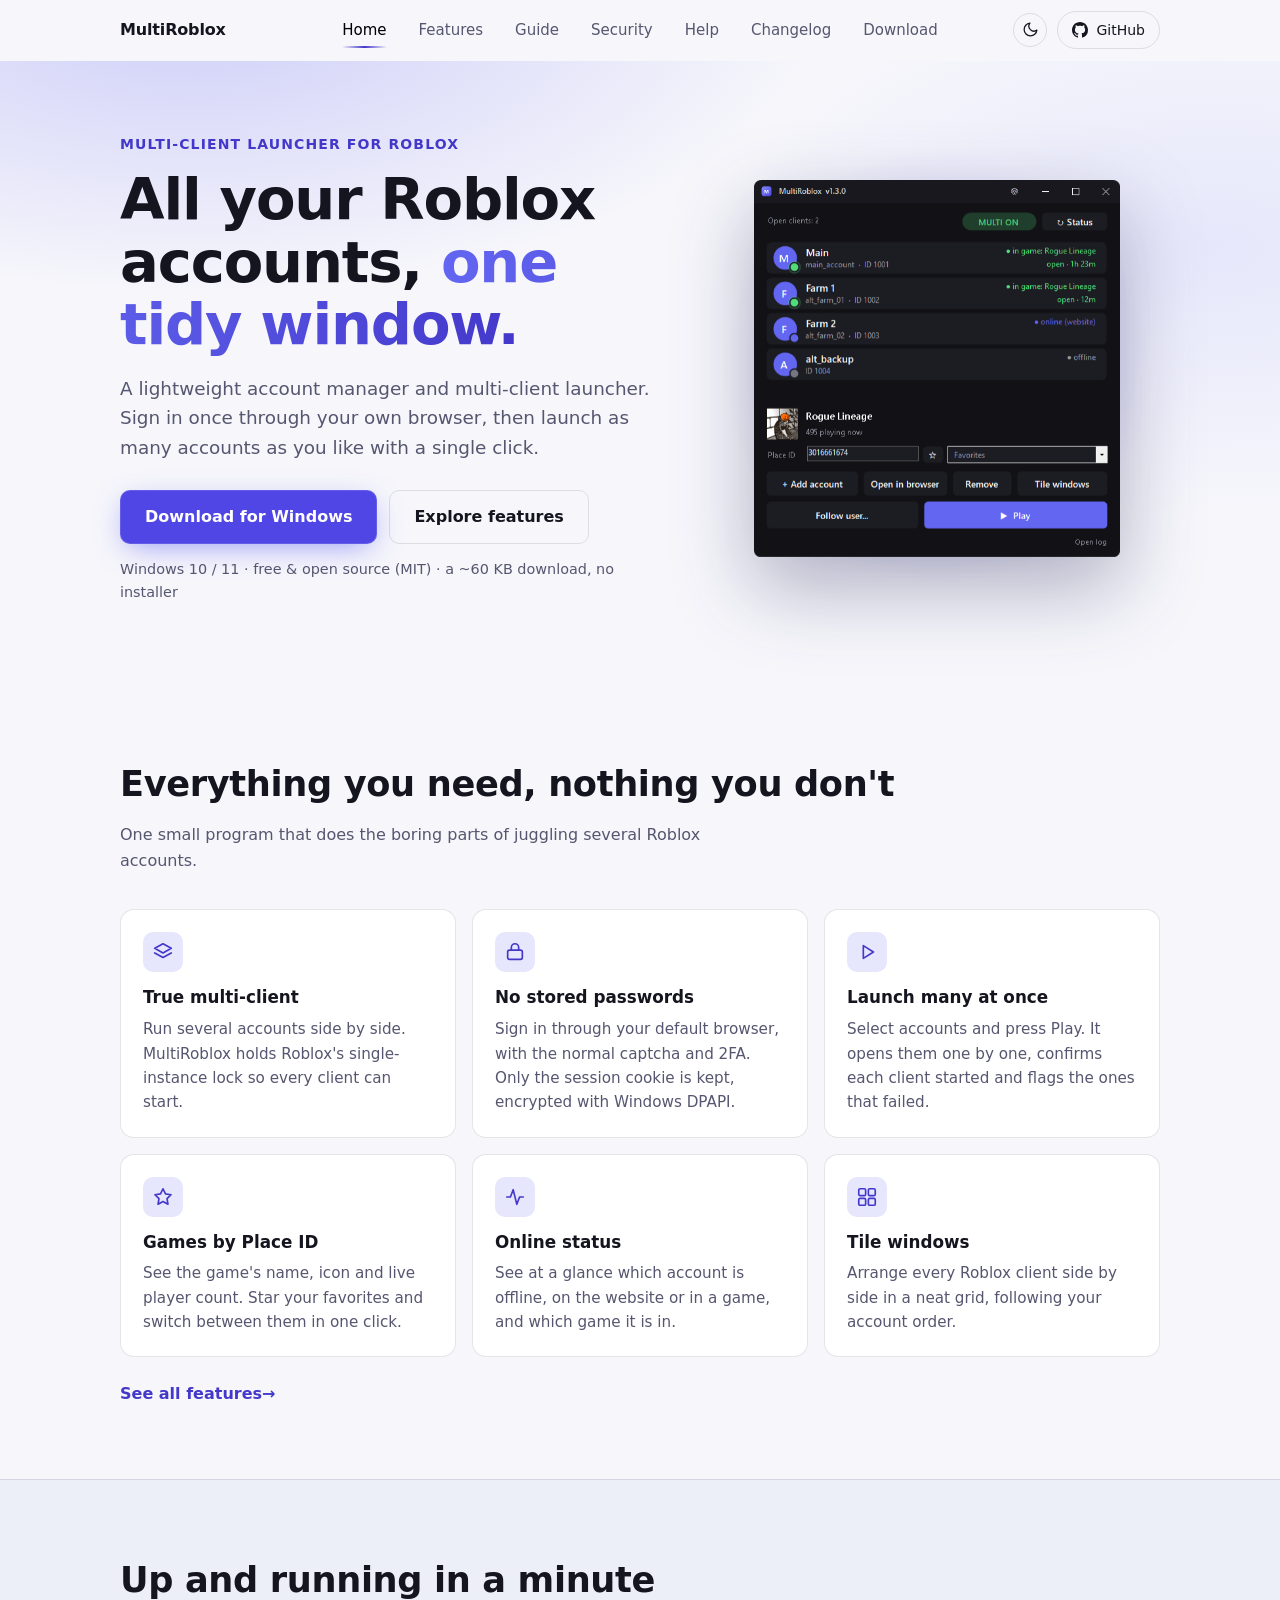
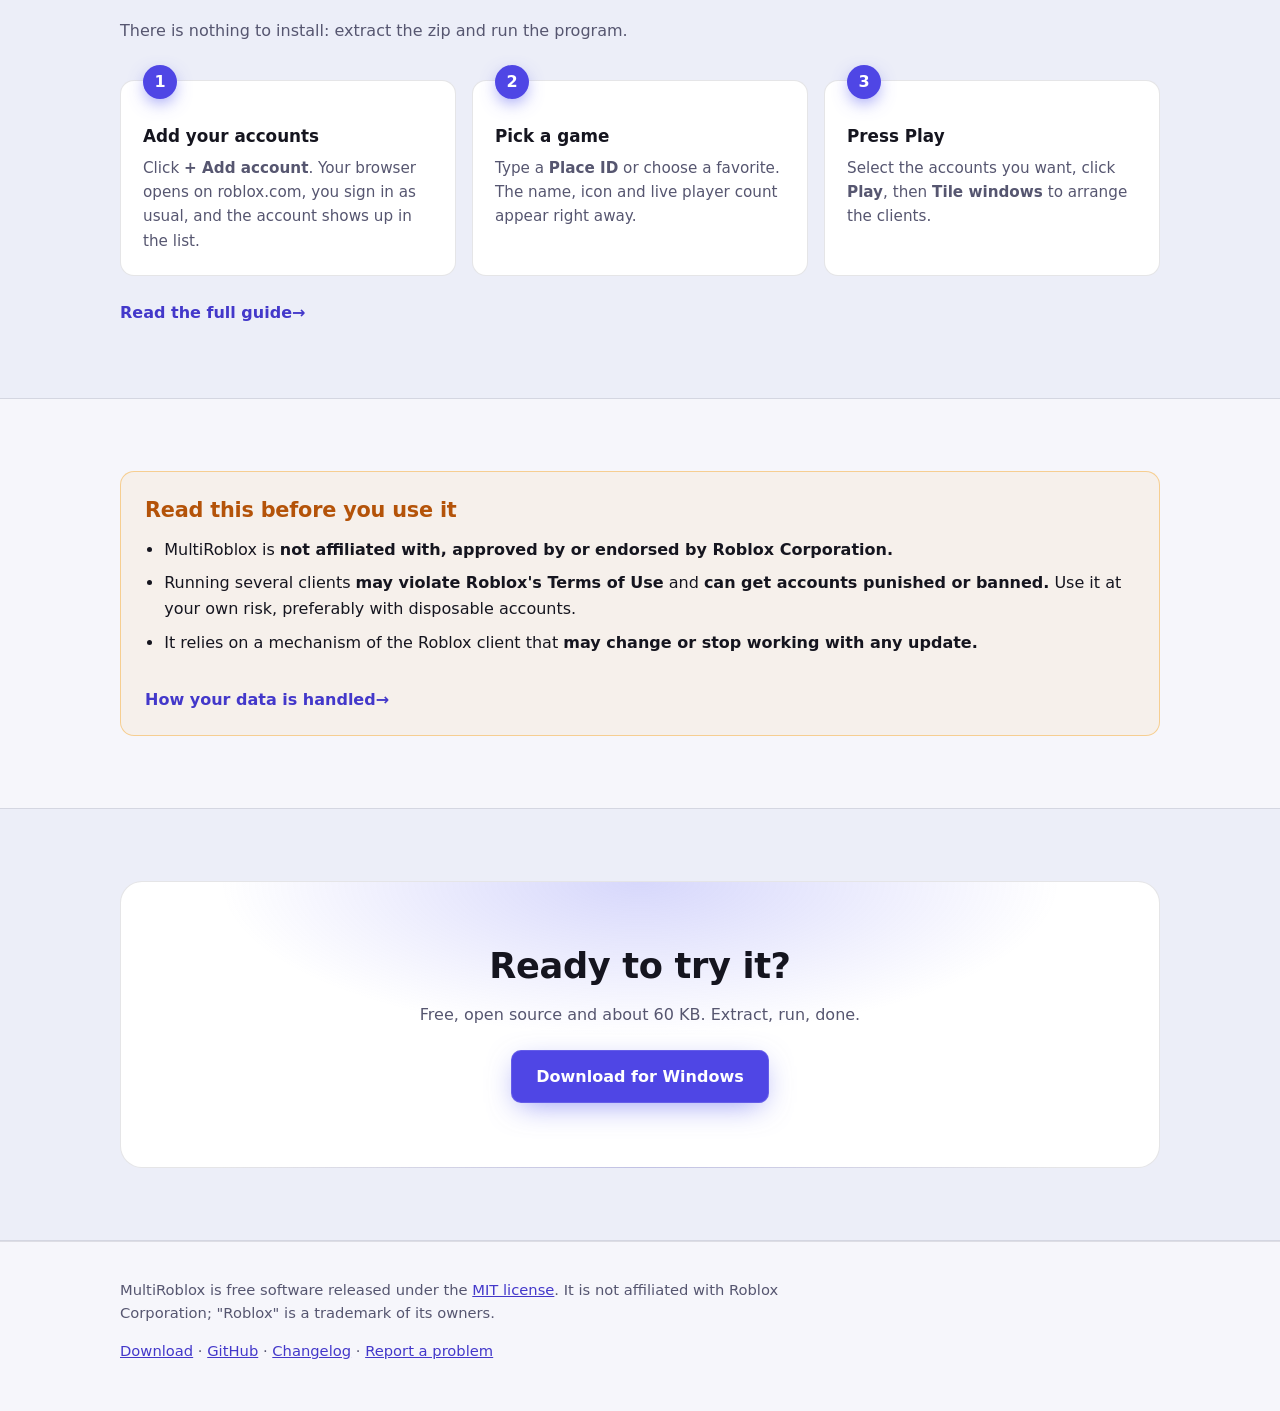
<file: docs/index.html>
<!doctype html>
<html lang="en">
<head>
<meta charset="utf-8">
<meta name="viewport" content="width=device-width, initial-scale=1">
<title>MultiRoblox - multi-client launcher and account manager for Roblox</title>
<meta name="description" content="A lightweight multi-client launcher and account manager for Roblox. Sign in through your default browser (no stored passwords), launch many accounts at once, tile windows, favorites and online status. Windows, free and open source.">
<meta name="theme-color" content="#0b0b10">
<link rel="icon" href="icon.png">
<link rel="canonical" href="https://blnkdev.github.io/MultiRoblox/">
<meta property="og:type" content="website">
<meta property="og:title" content="MultiRoblox">
<meta property="og:description" content="Lightweight multi-client launcher and account manager for Roblox. Free, open source, a ~60 KB download.">
<meta property="og:image" content="https://blnkdev.github.io/MultiRoblox/og.png">
<meta property="og:image:width" content="1200">
<meta property="og:image:height" content="630">
<meta property="og:image:alt" content="MultiRoblox: multi-client launcher and account manager for Roblox">
<meta property="og:url" content="https://blnkdev.github.io/MultiRoblox/">
<meta name="twitter:card" content="summary_large_image">
<meta name="twitter:image" content="https://blnkdev.github.io/MultiRoblox/og.png">
<link rel="stylesheet" href="style.css">
<script>(function(){var d=document.documentElement;d.classList.add('js');var t=null;try{t=localStorage.getItem('theme')}catch(e){}if(t!=='light'&&t!=='dark')t=window.matchMedia&&matchMedia('(prefers-color-scheme: light)').matches?'light':'dark';d.dataset.theme=t})()</script>
</head>

<body>
<header class="site-nav">
  <div class="nav-in">
    <a class="wordmark" href="index.html">MultiRoblox</a>
    <nav id="navlinks" class="links" aria-label="Main">
      <a href="index.html" aria-current="page">Home</a>
      <a href="features.html">Features</a>
      <a href="guide.html">Guide</a>
      <a href="security.html">Security</a>
      <a href="help.html">Help</a>
      <a href="changelog.html">Changelog</a>
      <a href="download.html">Download</a>
    </nav>
    <div class="nav-right">
      <button class="theme-btn" type="button" aria-label="Switch between light and dark theme" title="Switch theme"><svg class="sun" viewBox="0 0 24 24" aria-hidden="true"><circle cx="12" cy="12" r="4"/><path d="M12 2v2M12 20v2M4.93 4.93l1.41 1.41M17.66 17.66l1.41 1.41M2 12h2M20 12h2M4.93 19.07l1.41-1.41M17.66 6.34l1.41-1.41"/></svg><svg class="moon" viewBox="0 0 24 24" aria-hidden="true"><path d="M21 12.8A9 9 0 1 1 11.2 3a7 7 0 0 0 9.8 9.8Z"/></svg></button>
      <a class="gh" href="https://github.com/blnkDev/MultiRoblox"><svg viewBox="0 0 16 16" aria-hidden="true"><path d="M8 0C3.58 0 0 3.58 0 8c0 3.54 2.29 6.53 5.47 7.59.4.07.55-.17.55-.38 0-.19-.01-.82-.01-1.49-2.01.37-2.53-.49-2.69-.94-.09-.23-.48-.94-.82-1.13-.28-.15-.68-.52-.01-.53.63-.01 1.08.58 1.23.82.72 1.21 1.87.87 2.33.66.07-.52.28-.87.51-1.07-1.78-.2-3.64-.89-3.64-3.95 0-.87.31-1.59.82-2.15-.08-.2-.36-1.02.08-2.12 0 0 .67-.21 2.2.82.64-.18 1.32-.27 2-.27.68 0 1.36.09 2 .27 1.53-1.04 2.2-.82 2.2-.82.44 1.1.16 1.92.08 2.12.51.56.82 1.27.82 2.15 0 3.07-1.87 3.75-3.65 3.95.29.25.54.73.54 1.48 0 1.07-.01 1.93-.01 2.2 0 .21.15.46.55.38A8.013 8.013 0 0016 8c0-4.42-3.58-8-8-8z"/></svg><span class="gh-t">GitHub</span></a>
      <button class="menu-btn" type="button" aria-expanded="false" aria-controls="navlinks">Menu</button>
    </div>
  </div>
</header>

<main>
  <div class="hero">
    <div class="wrap">
      <div>
        <p class="eyebrow">Multi-client launcher for Roblox</p>
        <h1>All your Roblox accounts, <span>one tidy window.</span></h1>
        <p class="lead">A lightweight account manager and multi-client launcher. Sign in once through your own browser, then launch as many accounts as you like with a single click.</p>
        <div class="cta">
          <a class="btn" data-dl href="https://github.com/blnkDev/MultiRoblox/releases/latest">Download for Windows</a>
          <a class="btn ghost" href="features.html">Explore features</a>
        </div>
        <p class="fine" data-meta>Windows 10 / 11 &middot; free &amp; open source (MIT) &middot; a ~60 KB download, no installer</p>
      </div>
      <figure class="shot">
        <img src="site-shot.png" width="558" height="574" alt="MultiRoblox window showing four demo accounts with online status, the selected game and the Play button">
      </figure>
    </div>
  </div>

  <section>
    <div class="wrap">
      <h2>Everything you need, nothing you don't</h2>
      <p class="sub">One small program that does the boring parts of juggling several Roblox accounts.</p>
      <div class="grid">
        <div class="card"><div class="ico"><svg viewBox="0 0 24 24"><path d="M12 3 3 8l9 5 9-5-9-5Z"/><path d="m3 13 9 5 9-5"/></svg></div>
          <h3>True multi-client</h3><p>Run several accounts side by side. MultiRoblox holds Roblox's single-instance lock so every client can start.</p></div>
        <div class="card"><div class="ico"><svg viewBox="0 0 24 24"><rect x="4" y="10" width="16" height="10" rx="2"/><path d="M8 10V7a4 4 0 0 1 8 0v3"/></svg></div>
          <h3>No stored passwords</h3><p>Sign in through your default browser, with the normal captcha and 2FA. Only the session cookie is kept, encrypted with Windows DPAPI.</p></div>
        <div class="card"><div class="ico"><svg viewBox="0 0 24 24"><path d="m8 5 11 7-11 7V5Z"/></svg></div>
          <h3>Launch many at once</h3><p>Select accounts and press Play. It opens them one by one, confirms each client started and flags the ones that failed.</p></div>
        <div class="card"><div class="ico"><svg viewBox="0 0 24 24"><path d="m12 3 2.7 5.6 6.1.9-4.4 4.3 1 6.1L12 17l-5.4 2.9 1-6.1L3.2 9.5l6.1-.9L12 3Z"/></svg></div>
          <h3>Games by Place ID</h3><p>See the game's name, icon and live player count. Star your favorites and switch between them in one click.</p></div>
        <div class="card"><div class="ico"><svg viewBox="0 0 24 24"><path d="M3 12h4l3-8 4 16 3-8h4"/></svg></div>
          <h3>Online status</h3><p>See at a glance which account is offline, on the website or in a game, and which game it is in.</p></div>
        <div class="card"><div class="ico"><svg viewBox="0 0 24 24"><rect x="3" y="3" width="7.5" height="7.5" rx="1.5"/><rect x="13.5" y="3" width="7.5" height="7.5" rx="1.5"/><rect x="3" y="13.5" width="7.5" height="7.5" rx="1.5"/><rect x="13.5" y="13.5" width="7.5" height="7.5" rx="1.5"/></svg></div>
          <h3>Tile windows</h3><p>Arrange every Roblox client side by side in a neat grid, following your account order.</p></div>
      </div>
      <a class="more" href="features.html">See all features</a>
    </div>
  </section>

  <section class="alt">
    <div class="wrap">
      <h2>Up and running in a minute</h2>
      <p class="sub">There is nothing to install: extract the zip and run the program.</p>
      <div class="grid steps">
        <div class="card"><h3>Add your accounts</h3><p>Click <strong>+ Add account</strong>. Your browser opens on roblox.com, you sign in as usual, and the account shows up in the list.</p></div>
        <div class="card"><h3>Pick a game</h3><p>Type a <strong>Place ID</strong> or choose a favorite. The name, icon and live player count appear right away.</p></div>
        <div class="card"><h3>Press Play</h3><p>Select the accounts you want, click <strong>Play</strong>, then <strong>Tile windows</strong> to arrange the clients.</p></div>
      </div>
      <a class="more" href="guide.html">Read the full guide</a>
    </div>
  </section>

  <section>
    <div class="wrap">
      <div class="notice">
        <h2>Read this before you use it</h2>
        <ul>
          <li>MultiRoblox is <strong>not affiliated with, approved by or endorsed by Roblox Corporation.</strong></li>
          <li>Running several clients <strong>may violate Roblox's Terms of Use</strong> and <strong>can get accounts punished or banned.</strong> Use it at your own risk, preferably with disposable accounts.</li>
          <li>It relies on a mechanism of the Roblox client that <strong>may change or stop working with any update.</strong></li>
        </ul>
        <a class="more" href="security.html">How your data is handled</a>
      </div>
    </div>
  </section>

  <section class="alt">
    <div class="wrap">
      <div class="cta-band">
        <h2>Ready to try it?</h2>
        <p>Free, open source and about 60 KB. Extract, run, done.</p>
        <a class="btn" data-dl href="https://github.com/blnkDev/MultiRoblox/releases/latest">Download for Windows</a>
      </div>
    </div>
  </section>
</main>

<footer>
  <div class="wrap">
    <p>MultiRoblox is free software released under the <a href="https://github.com/blnkDev/MultiRoblox/blob/main/LICENSE">MIT license</a>. It is not affiliated with Roblox Corporation; "Roblox" is a trademark of its owners.</p>
    <p><a href="download.html">Download</a> &middot; <a href="https://github.com/blnkDev/MultiRoblox">GitHub</a> &middot; <a href="changelog.html">Changelog</a> &middot; <a href="https://github.com/blnkDev/MultiRoblox/issues">Report a problem</a></p>
  </div>
</footer>
<script src="site.js" defer></script>
</body>
</html>
</file>
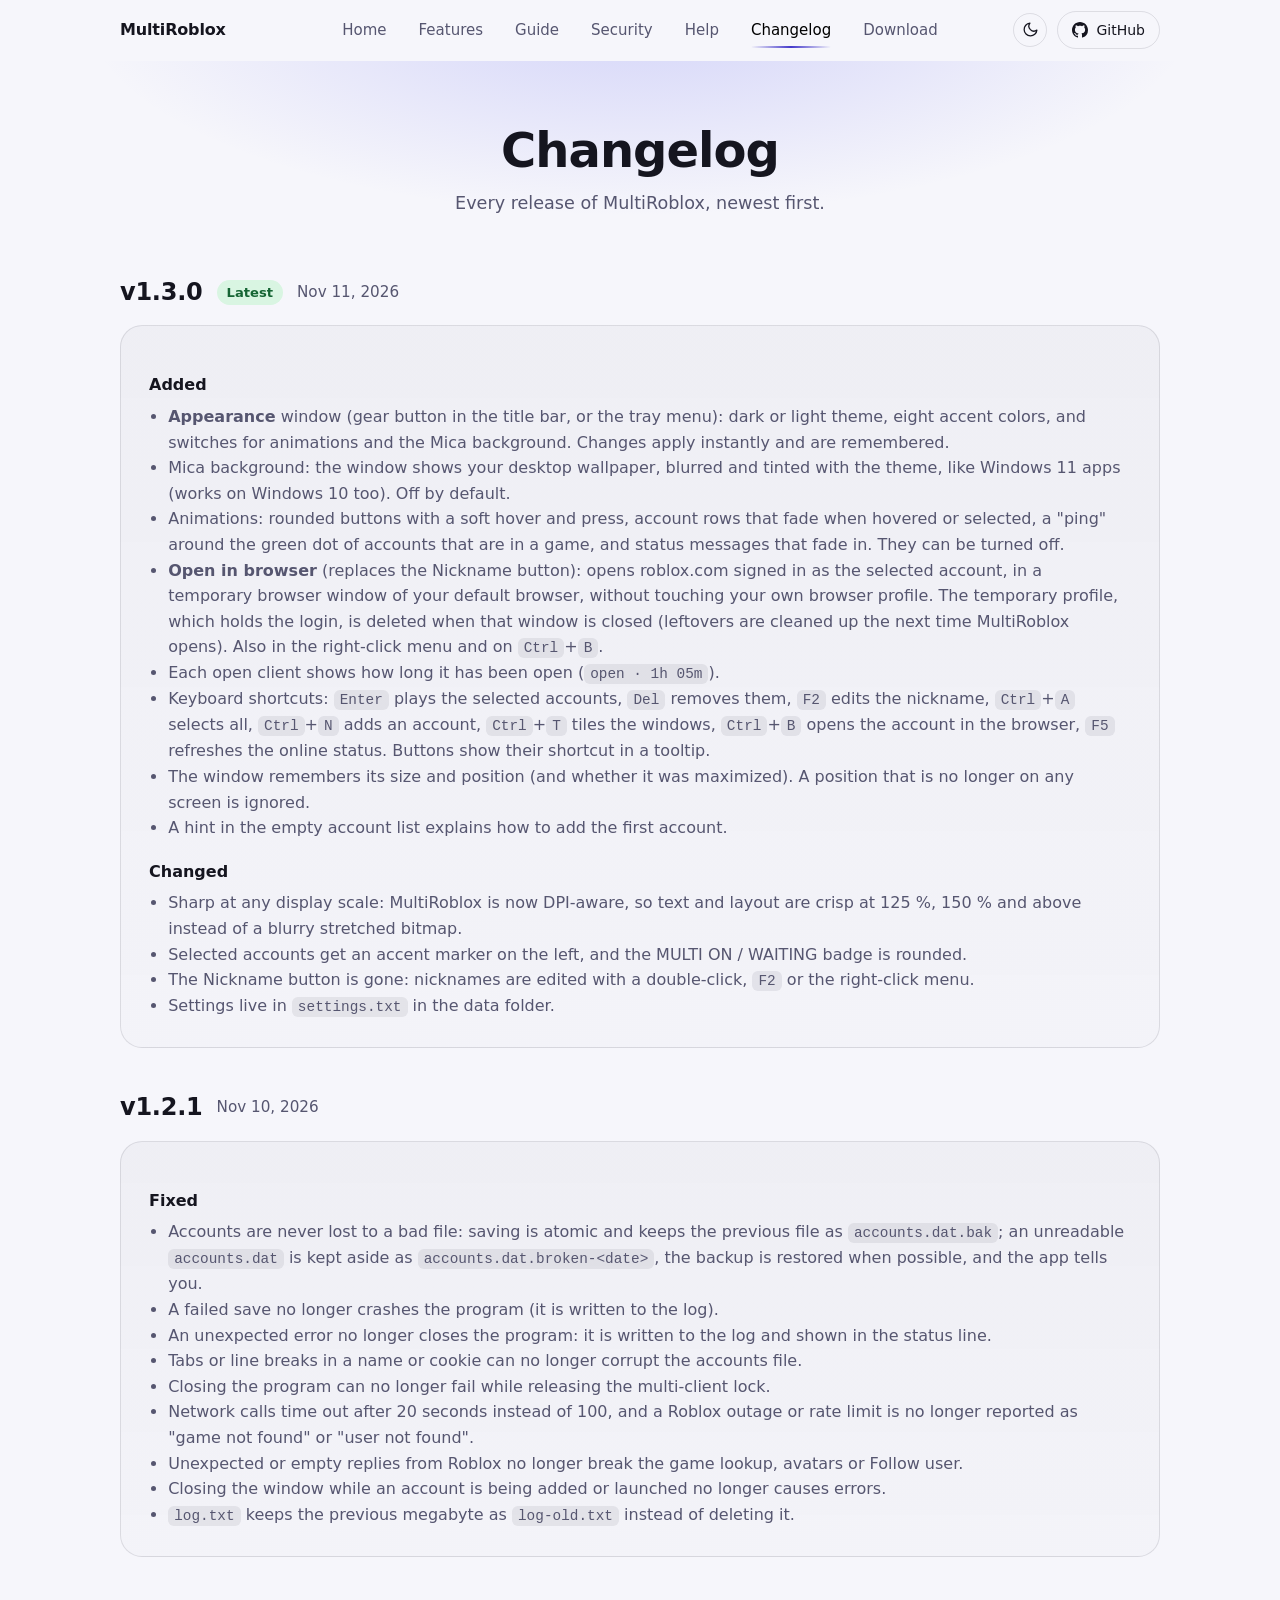
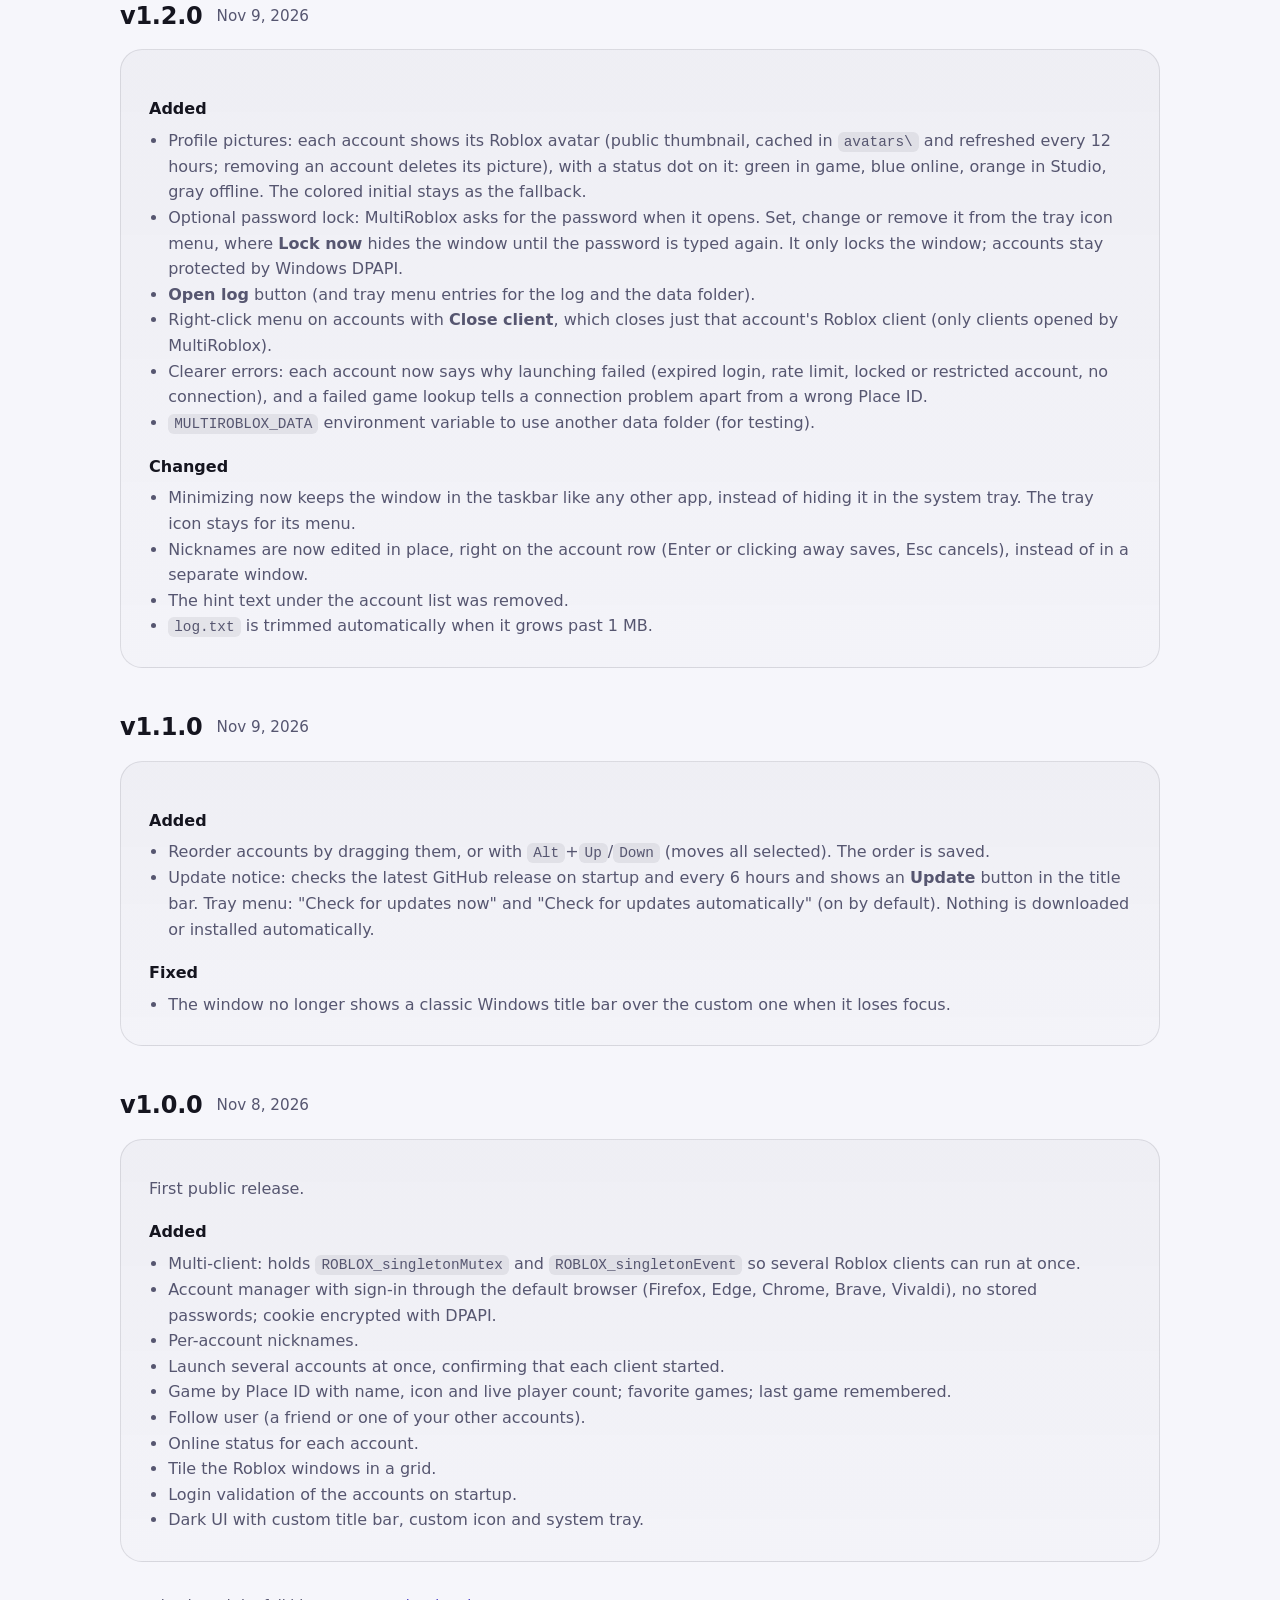
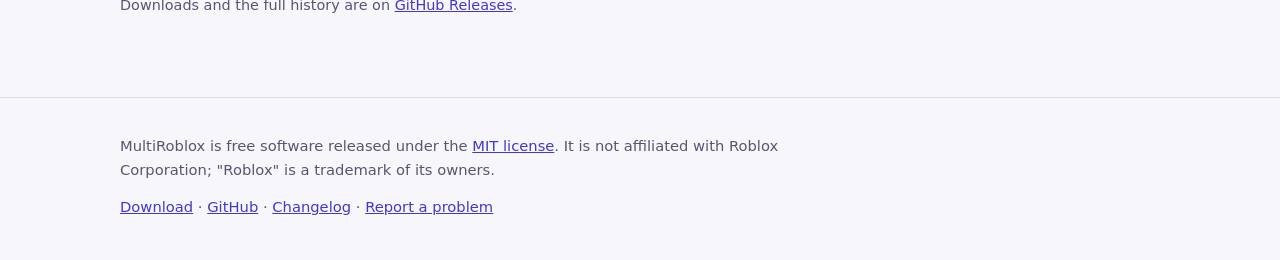
<file: docs/changelog.html>
<!doctype html>
<html lang="en">
<head>
<meta charset="utf-8">
<meta name="viewport" content="width=device-width, initial-scale=1">
<title>Changelog - MultiRoblox</title>
<meta name="description" content="Every MultiRoblox release, newest first: what was added, changed and fixed.">
<meta name="theme-color" content="#0b0b10">
<link rel="icon" href="icon.png">
<link rel="canonical" href="https://blnkdev.github.io/MultiRoblox/changelog.html">
<meta property="og:title" content="Changelog">
<meta property="og:image" content="https://blnkdev.github.io/MultiRoblox/og.png">
<meta property="og:image:width" content="1200">
<meta property="og:image:height" content="630">
<meta property="og:image:alt" content="MultiRoblox: multi-client launcher and account manager for Roblox">
<meta name="twitter:card" content="summary_large_image">
<meta name="twitter:image" content="https://blnkdev.github.io/MultiRoblox/og.png">
<link rel="stylesheet" href="style.css">
<script>(function(){var d=document.documentElement;d.classList.add('js');var t=null;try{t=localStorage.getItem('theme')}catch(e){}if(t!=='light'&&t!=='dark')t=window.matchMedia&&matchMedia('(prefers-color-scheme: light)').matches?'light':'dark';d.dataset.theme=t})()</script>
</head>

<body>
<header class="site-nav">
  <div class="nav-in">
    <a class="wordmark" href="index.html">MultiRoblox</a>
    <nav id="navlinks" class="links" aria-label="Main">
      <a href="index.html">Home</a>
      <a href="features.html">Features</a>
      <a href="guide.html">Guide</a>
      <a href="security.html">Security</a>
      <a href="help.html">Help</a>
      <a href="changelog.html" aria-current="page">Changelog</a>
      <a href="download.html">Download</a>
    </nav>
    <div class="nav-right">
      <button class="theme-btn" type="button" aria-label="Switch between light and dark theme" title="Switch theme"><svg class="sun" viewBox="0 0 24 24" aria-hidden="true"><circle cx="12" cy="12" r="4"/><path d="M12 2v2M12 20v2M4.93 4.93l1.41 1.41M17.66 17.66l1.41 1.41M2 12h2M20 12h2M4.93 19.07l1.41-1.41M17.66 6.34l1.41-1.41"/></svg><svg class="moon" viewBox="0 0 24 24" aria-hidden="true"><path d="M21 12.8A9 9 0 1 1 11.2 3a7 7 0 0 0 9.8 9.8Z"/></svg></button>
      <a class="gh" href="https://github.com/blnkDev/MultiRoblox"><svg viewBox="0 0 16 16" aria-hidden="true"><path d="M8 0C3.58 0 0 3.58 0 8c0 3.54 2.29 6.53 5.47 7.59.4.07.55-.17.55-.38 0-.19-.01-.82-.01-1.49-2.01.37-2.53-.49-2.69-.94-.09-.23-.48-.94-.82-1.13-.28-.15-.68-.52-.01-.53.63-.01 1.08.58 1.23.82.72 1.21 1.87.87 2.33.66.07-.52.28-.87.51-1.07-1.78-.2-3.64-.89-3.64-3.95 0-.87.31-1.59.82-2.15-.08-.2-.36-1.02.08-2.12 0 0 .67-.21 2.2.82.64-.18 1.32-.27 2-.27.68 0 1.36.09 2 .27 1.53-1.04 2.2-.82 2.2-.82.44 1.1.16 1.92.08 2.12.51.56.82 1.27.82 2.15 0 3.07-1.87 3.75-3.65 3.95.29.25.54.73.54 1.48 0 1.07-.01 1.93-.01 2.2 0 .21.15.46.55.38A8.013 8.013 0 0016 8c0-4.42-3.58-8-8-8z"/></svg><span class="gh-t">GitHub</span></a>
      <button class="menu-btn" type="button" aria-expanded="false" aria-controls="navlinks">Menu</button>
    </div>
  </div>
</header>

<main>
  <div class="page-head">
    <div class="wrap">
      <h1>Changelog</h1>
      <p>Every release of MultiRoblox, newest first.</p>
    </div>
  </div>

  <div class="page-body">
    <div class="wrap">
      <div data-releases>
    <div class="release">
      <div class="release-head"><h2>v1.3.0</h2><span class="chip on">Latest</span><span class="release-date">Nov 11, 2026</span></div>
      <div class="panel notes">
        <h4>Added</h4>
        <ul>
          <li><strong>Appearance</strong> window (gear button in the title bar, or the tray menu): dark or light theme, eight accent colors, and switches for animations and the Mica background. Changes apply instantly and are remembered.</li>
          <li>Mica background: the window shows your desktop wallpaper, blurred and tinted with the theme, like Windows 11 apps (works on Windows 10 too). Off by default.</li>
          <li>Animations: rounded buttons with a soft hover and press, account rows that fade when hovered or selected, a "ping" around the green dot of accounts that are in a game, and status messages that fade in. They can be turned off.</li>
          <li><strong>Open in browser</strong> (replaces the Nickname button): opens roblox.com signed in as the selected account, in a temporary browser window of your default browser, without touching your own browser profile. The temporary profile, which holds the login, is deleted when that window is closed (leftovers are cleaned up the next time MultiRoblox opens). Also in the right-click menu and on <code>Ctrl</code>+<code>B</code>.</li>
          <li>Each open client shows how long it has been open (<code>open &middot; 1h 05m</code>).</li>
          <li>Keyboard shortcuts: <code>Enter</code> plays the selected accounts, <code>Del</code> removes them, <code>F2</code> edits the nickname, <code>Ctrl</code>+<code>A</code> selects all, <code>Ctrl</code>+<code>N</code> adds an account, <code>Ctrl</code>+<code>T</code> tiles the windows, <code>Ctrl</code>+<code>B</code> opens the account in the browser, <code>F5</code> refreshes the online status. Buttons show their shortcut in a tooltip.</li>
          <li>The window remembers its size and position (and whether it was maximized). A position that is no longer on any screen is ignored.</li>
          <li>A hint in the empty account list explains how to add the first account.</li>
        </ul>
        <h4>Changed</h4>
        <ul>
          <li>Sharp at any display scale: MultiRoblox is now DPI-aware, so text and layout are crisp at 125 %, 150 % and above instead of a blurry stretched bitmap.</li>
          <li>Selected accounts get an accent marker on the left, and the MULTI ON / WAITING badge is rounded.</li>
          <li>The Nickname button is gone: nicknames are edited with a double-click, <code>F2</code> or the right-click menu.</li>
          <li>Settings live in <code>settings.txt</code> in the data folder.</li>
        </ul>
      </div>
    </div>
    <div class="release">
      <div class="release-head"><h2>v1.2.1</h2><span class="release-date">Nov 10, 2026</span></div>
      <div class="panel notes">
        <h4>Fixed</h4>
        <ul>
          <li>Accounts are never lost to a bad file: saving is atomic and keeps the previous file as <code>accounts.dat.bak</code>; an unreadable <code>accounts.dat</code> is kept aside as <code>accounts.dat.broken-&lt;date&gt;</code>, the backup is restored when possible, and the app tells you.</li>
          <li>A failed save no longer crashes the program (it is written to the log).</li>
          <li>An unexpected error no longer closes the program: it is written to the log and shown in the status line.</li>
          <li>Tabs or line breaks in a name or cookie can no longer corrupt the accounts file.</li>
          <li>Closing the program can no longer fail while releasing the multi-client lock.</li>
          <li>Network calls time out after 20 seconds instead of 100, and a Roblox outage or rate limit is no longer reported as "game not found" or "user not found".</li>
          <li>Unexpected or empty replies from Roblox no longer break the game lookup, avatars or Follow user.</li>
          <li>Closing the window while an account is being added or launched no longer causes errors.</li>
          <li><code>log.txt</code> keeps the previous megabyte as <code>log-old.txt</code> instead of deleting it.</li>
        </ul>
      </div>
    </div>
    <div class="release">
      <div class="release-head"><h2>v1.2.0</h2><span class="release-date">Nov 9, 2026</span></div>
      <div class="panel notes">
        <h4>Added</h4>
        <ul>
          <li>Profile pictures: each account shows its Roblox avatar (public thumbnail, cached in <code>avatars\</code> and refreshed every 12 hours; removing an account deletes its picture), with a status dot on it: green in game, blue online, orange in Studio, gray offline. The colored initial stays as the fallback.</li>
          <li>Optional password lock: MultiRoblox asks for the password when it opens. Set, change or remove it from the tray icon menu, where <strong>Lock now</strong> hides the window until the password is typed again. It only locks the window; accounts stay protected by Windows DPAPI.</li>
          <li><strong>Open log</strong> button (and tray menu entries for the log and the data folder).</li>
          <li>Right-click menu on accounts with <strong>Close client</strong>, which closes just that account's Roblox client (only clients opened by MultiRoblox).</li>
          <li>Clearer errors: each account now says why launching failed (expired login, rate limit, locked or restricted account, no connection), and a failed game lookup tells a connection problem apart from a wrong Place ID.</li>
          <li><code>MULTIROBLOX_DATA</code> environment variable to use another data folder (for testing).</li>
        </ul>
        <h4>Changed</h4>
        <ul>
          <li>Minimizing now keeps the window in the taskbar like any other app, instead of hiding it in the system tray. The tray icon stays for its menu.</li>
          <li>Nicknames are now edited in place, right on the account row (Enter or clicking away saves, Esc cancels), instead of in a separate window.</li>
          <li>The hint text under the account list was removed.</li>
          <li><code>log.txt</code> is trimmed automatically when it grows past 1 MB.</li>
        </ul>
      </div>
    </div>    <div class="release">
      <div class="release-head"><h2>v1.1.0</h2><span class="release-date">Nov 9, 2026</span></div>
      <div class="panel notes">
        <h4>Added</h4>
        <ul>
          <li>Reorder accounts by dragging them, or with <code>Alt</code>+<code>Up</code>/<code>Down</code> (moves all selected). The order is saved.</li>
          <li>Update notice: checks the latest GitHub release on startup and every 6 hours and shows an <strong>Update</strong> button in the title bar. Tray menu: "Check for updates now" and "Check for updates automatically" (on by default). Nothing is downloaded or installed automatically.</li>
        </ul>
        <h4>Fixed</h4>
        <ul>
          <li>The window no longer shows a classic Windows title bar over the custom one when it loses focus.</li>
        </ul>
      </div>
    </div>
    <div class="release">
      <div class="release-head"><h2>v1.0.0</h2><span class="release-date">Nov 8, 2026</span></div>
      <div class="panel notes">
        <p>First public release.</p>
        <h4>Added</h4>
        <ul>
          <li>Multi-client: holds <code>ROBLOX_singletonMutex</code> and <code>ROBLOX_singletonEvent</code> so several Roblox clients can run at once.</li>
          <li>Account manager with sign-in through the default browser (Firefox, Edge, Chrome, Brave, Vivaldi), no stored passwords; cookie encrypted with DPAPI.</li>
          <li>Per-account nicknames.</li>
          <li>Launch several accounts at once, confirming that each client started.</li>
          <li>Game by Place ID with name, icon and live player count; favorite games; last game remembered.</li>
          <li>Follow user (a friend or one of your other accounts).</li>
          <li>Online status for each account.</li>
          <li>Tile the Roblox windows in a grid.</li>
          <li>Login validation of the accounts on startup.</li>
          <li>Dark UI with custom title bar, custom icon and system tray.</li>
        </ul>
      </div>
    </div>
      </div>
      <p class="fine" style="margin-top:32px">Downloads and the full history are on <a href="https://github.com/blnkDev/MultiRoblox/releases">GitHub Releases</a>.</p>
    </div>
  </div>
</main>

<footer>
  <div class="wrap">
    <p>MultiRoblox is free software released under the <a href="https://github.com/blnkDev/MultiRoblox/blob/main/LICENSE">MIT license</a>. It is not affiliated with Roblox Corporation; "Roblox" is a trademark of its owners.</p>
    <p><a href="download.html">Download</a> &middot; <a href="https://github.com/blnkDev/MultiRoblox">GitHub</a> &middot; <a href="changelog.html">Changelog</a> &middot; <a href="https://github.com/blnkDev/MultiRoblox/issues">Report a problem</a></p>
  </div>
</footer>
<script src="site.js" defer></script>
</body>
</html>
</file>
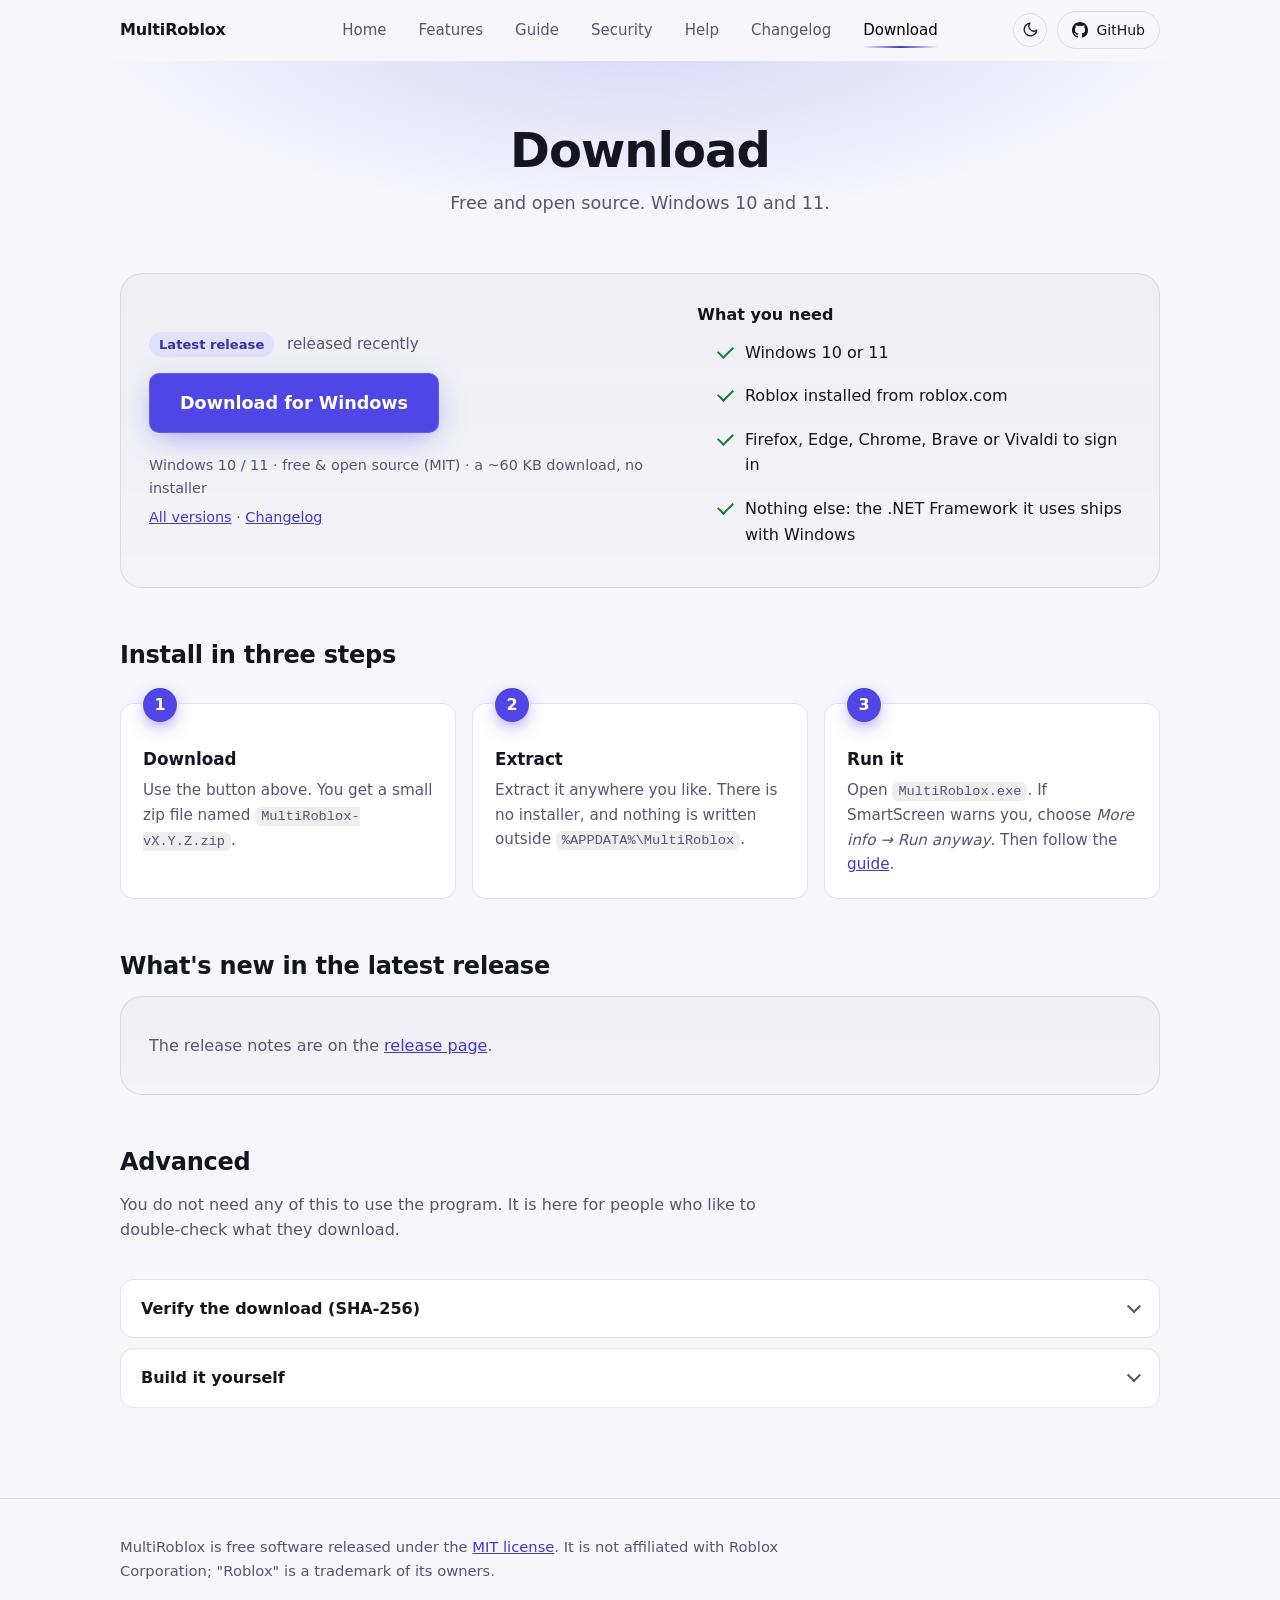
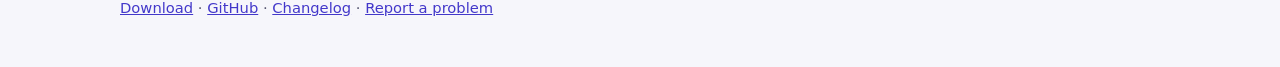
<file: docs/download.html>
<!doctype html>
<html lang="en">
<head>
<meta charset="utf-8">
<meta name="viewport" content="width=device-width, initial-scale=1">
<title>Download - MultiRoblox</title>
<meta name="description" content="Download MultiRoblox for Windows: free, open source, about 60 KB, no installer. Requirements, install steps and release notes.">
<meta name="theme-color" content="#0b0b10">
<link rel="icon" href="icon.png">
<link rel="canonical" href="https://blnkdev.github.io/MultiRoblox/download.html">
<meta property="og:title" content="Download MultiRoblox">
<meta property="og:image" content="https://blnkdev.github.io/MultiRoblox/og.png">
<meta property="og:image:width" content="1200">
<meta property="og:image:height" content="630">
<meta property="og:image:alt" content="MultiRoblox: multi-client launcher and account manager for Roblox">
<meta name="twitter:card" content="summary_large_image">
<meta name="twitter:image" content="https://blnkdev.github.io/MultiRoblox/og.png">
<link rel="stylesheet" href="style.css">
<script>(function(){var d=document.documentElement;d.classList.add('js');var t=null;try{t=localStorage.getItem('theme')}catch(e){}if(t!=='light'&&t!=='dark')t=window.matchMedia&&matchMedia('(prefers-color-scheme: light)').matches?'light':'dark';d.dataset.theme=t})()</script>
</head>

<body>
<header class="site-nav">
  <div class="nav-in">
    <a class="wordmark" href="index.html">MultiRoblox</a>
    <nav id="navlinks" class="links" aria-label="Main">
      <a href="index.html">Home</a>
      <a href="features.html">Features</a>
      <a href="guide.html">Guide</a>
      <a href="security.html">Security</a>
      <a href="help.html">Help</a>
      <a href="changelog.html">Changelog</a>
      <a href="download.html" aria-current="page">Download</a>
    </nav>
    <div class="nav-right">
      <button class="theme-btn" type="button" aria-label="Switch between light and dark theme" title="Switch theme"><svg class="sun" viewBox="0 0 24 24" aria-hidden="true"><circle cx="12" cy="12" r="4"/><path d="M12 2v2M12 20v2M4.93 4.93l1.41 1.41M17.66 17.66l1.41 1.41M2 12h2M20 12h2M4.93 19.07l1.41-1.41M17.66 6.34l1.41-1.41"/></svg><svg class="moon" viewBox="0 0 24 24" aria-hidden="true"><path d="M21 12.8A9 9 0 1 1 11.2 3a7 7 0 0 0 9.8 9.8Z"/></svg></button>
      <a class="gh" href="https://github.com/blnkDev/MultiRoblox"><svg viewBox="0 0 16 16" aria-hidden="true"><path d="M8 0C3.58 0 0 3.58 0 8c0 3.54 2.29 6.53 5.47 7.59.4.07.55-.17.55-.38 0-.19-.01-.82-.01-1.49-2.01.37-2.53-.49-2.69-.94-.09-.23-.48-.94-.82-1.13-.28-.15-.68-.52-.01-.53.63-.01 1.08.58 1.23.82.72 1.21 1.87.87 2.33.66.07-.52.28-.87.51-1.07-1.78-.2-3.64-.89-3.64-3.95 0-.87.31-1.59.82-2.15-.08-.2-.36-1.02.08-2.12 0 0 .67-.21 2.2.82.64-.18 1.32-.27 2-.27.68 0 1.36.09 2 .27 1.53-1.04 2.2-.82 2.2-.82.44 1.1.16 1.92.08 2.12.51.56.82 1.27.82 2.15 0 3.07-1.87 3.75-3.65 3.95.29.25.54.73.54 1.48 0 1.07-.01 1.93-.01 2.2 0 .21.15.46.55.38A8.013 8.013 0 0016 8c0-4.42-3.58-8-8-8z"/></svg><span class="gh-t">GitHub</span></a>
      <button class="menu-btn" type="button" aria-expanded="false" aria-controls="navlinks">Menu</button>
    </div>
  </div>
</header>

<main>
  <div class="page-head">
    <div class="wrap">
      <h1>Download</h1>
      <p>Free and open source. Windows 10 and 11.</p>
    </div>
  </div>

  <div class="page-body">
    <div class="wrap">
      <div class="panel dlbox">
        <div>
          <p class="verline"><span class="chip info" data-version>Latest release</span> <span data-date>released recently</span></p>
          <a class="btn" data-dl href="https://github.com/blnkDev/MultiRoblox/releases/latest">Download for Windows</a>
          <p class="fine" style="margin-top:14px" data-meta>Windows 10 / 11 &middot; free &amp; open source (MIT) &middot; a ~60 KB download, no installer</p>
          <p class="fine" style="margin-top:6px"><a href="https://github.com/blnkDev/MultiRoblox/releases">All versions</a> &middot; <a href="changelog.html">Changelog</a></p>
        </div>
        <div>
          <strong>What you need</strong>
          <ul class="checks">
            <li>Windows 10 or 11</li>
            <li>Roblox installed from roblox.com</li>
            <li>Firefox, Edge, Chrome, Brave or Vivaldi to sign in</li>
            <li>Nothing else: the .NET Framework it uses ships with Windows</li>
          </ul>
        </div>
      </div>

      <h2>Install in three steps</h2>
      <div class="grid steps">
        <div class="card"><h3>Download</h3><p>Use the button above. You get a small zip file named <code>MultiRoblox-vX.Y.Z.zip</code>.</p></div>
        <div class="card"><h3>Extract</h3><p>Extract it anywhere you like. There is no installer, and nothing is written outside <code>%APPDATA%\MultiRoblox</code>.</p></div>
        <div class="card"><h3>Run it</h3><p>Open <code>MultiRoblox.exe</code>. If SmartScreen warns you, choose <em>More info &rarr; Run anyway</em>. Then follow the <a href="guide.html">guide</a>.</p></div>
      </div>

      <h2>What's new in <span data-version>the latest release</span></h2>
      <div class="panel notes" data-notes><p>The release notes are on the <a href="https://github.com/blnkDev/MultiRoblox/releases/latest">release page</a>.</p></div>

      <h2>Advanced</h2>
      <p class="sub">You do not need any of this to use the program. It is here for people who like to double-check what they download.</p>
      <details>
        <summary>Verify the download (SHA-256)</summary>
        <div class="dbody">
          <p style="margin:0;padding:0">Open PowerShell where you saved the zip and compare the result with the hash published on the release.</p>
          <pre class="code">Get-FileHash .\MultiRoblox-v<span data-ver-num>X.Y.Z</span>.zip -Algorithm SHA256</pre>
          <p style="margin:12px 0 0;padding:0">Expected SHA-256 for <span data-version>the latest release</span>:</p>
          <pre class="code" data-sha>Shown on the release page (SHA256SUMS.txt).</pre>
        </div>
      </details>
      <details>
        <summary>Build it yourself</summary>
        <div class="dbody">
          <p style="margin:0;padding:0">Nothing to install: the C# compiler already ships with Windows.</p>
          <pre class="code">git clone https://github.com/blnkDev/MultiRoblox.git
cd MultiRoblox
.\build.ps1</pre>
        </div>
      </details>
    </div>
  </div>
</main>

<footer>
  <div class="wrap">
    <p>MultiRoblox is free software released under the <a href="https://github.com/blnkDev/MultiRoblox/blob/main/LICENSE">MIT license</a>. It is not affiliated with Roblox Corporation; "Roblox" is a trademark of its owners.</p>
    <p><a href="download.html">Download</a> &middot; <a href="https://github.com/blnkDev/MultiRoblox">GitHub</a> &middot; <a href="changelog.html">Changelog</a> &middot; <a href="https://github.com/blnkDev/MultiRoblox/issues">Report a problem</a></p>
  </div>
</footer>
<script src="site.js" defer></script>
</body>
</html>
</file>
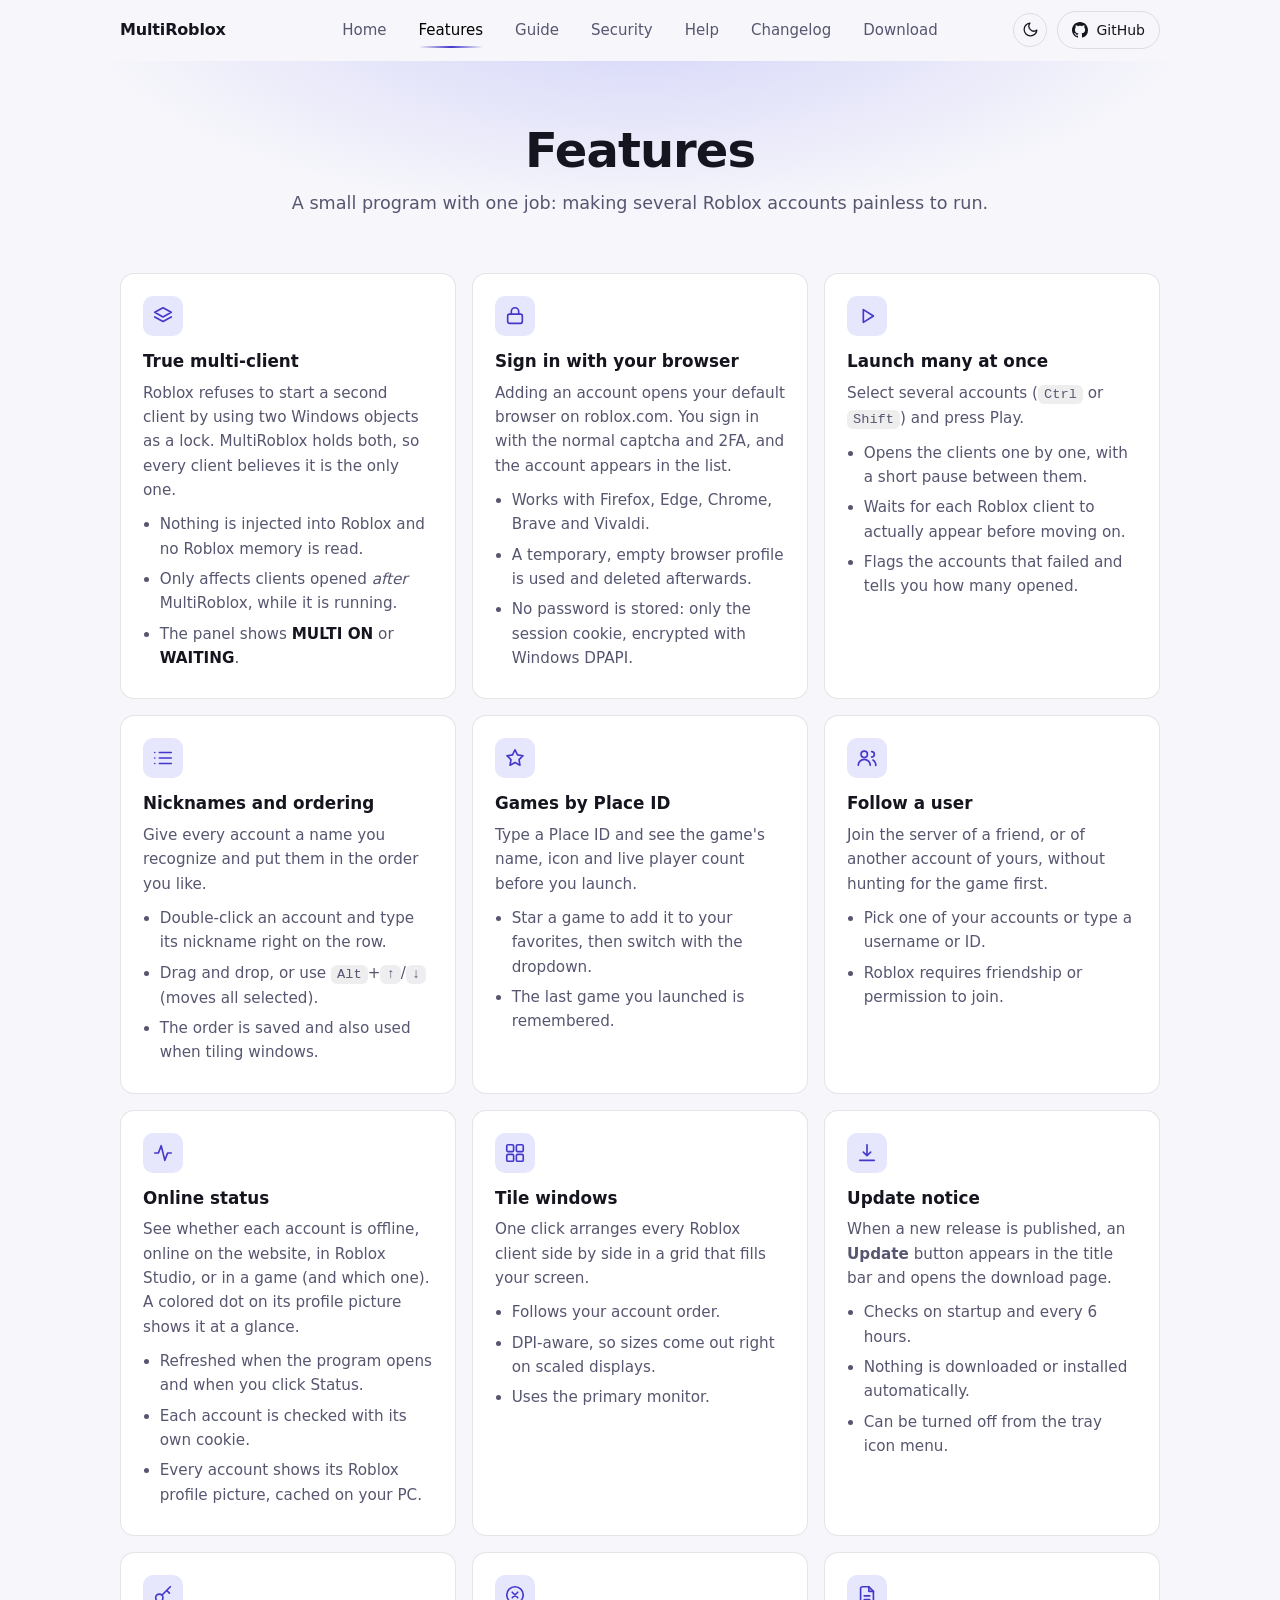
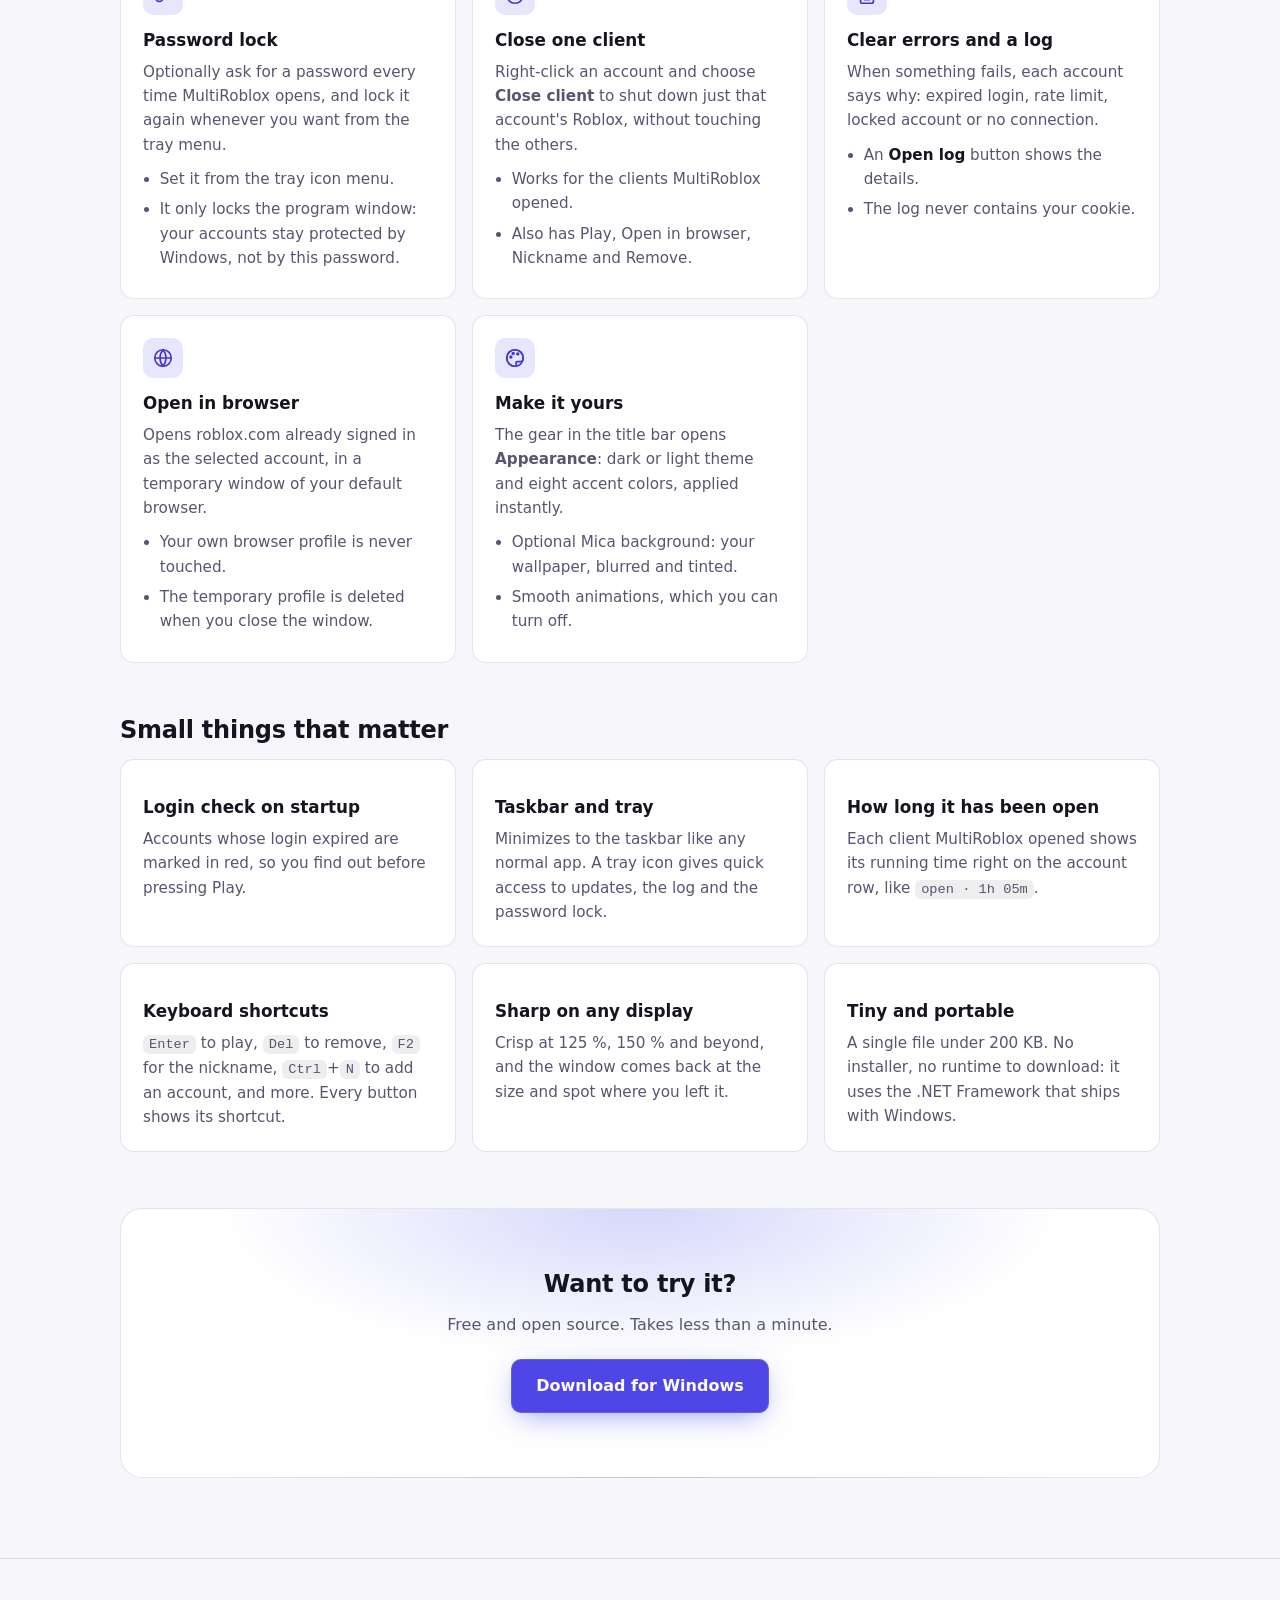
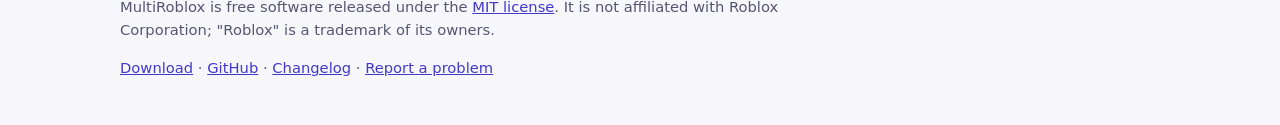
<file: docs/features.html>
<!doctype html>
<html lang="en">
<head>
<meta charset="utf-8">
<meta name="viewport" content="width=device-width, initial-scale=1">
<title>Features - MultiRoblox</title>
<meta name="description" content="Everything MultiRoblox does: multi-client, browser sign-in without stored passwords, launching many accounts, nicknames and ordering, games by Place ID, follow user, online status, window tiling and update notices.">
<meta name="theme-color" content="#0b0b10">
<link rel="icon" href="icon.png">
<link rel="canonical" href="https://blnkdev.github.io/MultiRoblox/features.html">
<meta property="og:title" content="MultiRoblox features">
<meta property="og:image" content="https://blnkdev.github.io/MultiRoblox/og.png">
<meta property="og:image:width" content="1200">
<meta property="og:image:height" content="630">
<meta property="og:image:alt" content="MultiRoblox: multi-client launcher and account manager for Roblox">
<meta name="twitter:card" content="summary_large_image">
<meta name="twitter:image" content="https://blnkdev.github.io/MultiRoblox/og.png">
<link rel="stylesheet" href="style.css">
<script>(function(){var d=document.documentElement;d.classList.add('js');var t=null;try{t=localStorage.getItem('theme')}catch(e){}if(t!=='light'&&t!=='dark')t=window.matchMedia&&matchMedia('(prefers-color-scheme: light)').matches?'light':'dark';d.dataset.theme=t})()</script>
</head>

<body>
<header class="site-nav">
  <div class="nav-in">
    <a class="wordmark" href="index.html">MultiRoblox</a>
    <nav id="navlinks" class="links" aria-label="Main">
      <a href="index.html">Home</a>
      <a href="features.html" aria-current="page">Features</a>
      <a href="guide.html">Guide</a>
      <a href="security.html">Security</a>
      <a href="help.html">Help</a>
      <a href="changelog.html">Changelog</a>
      <a href="download.html">Download</a>
    </nav>
    <div class="nav-right">
      <button class="theme-btn" type="button" aria-label="Switch between light and dark theme" title="Switch theme"><svg class="sun" viewBox="0 0 24 24" aria-hidden="true"><circle cx="12" cy="12" r="4"/><path d="M12 2v2M12 20v2M4.93 4.93l1.41 1.41M17.66 17.66l1.41 1.41M2 12h2M20 12h2M4.93 19.07l1.41-1.41M17.66 6.34l1.41-1.41"/></svg><svg class="moon" viewBox="0 0 24 24" aria-hidden="true"><path d="M21 12.8A9 9 0 1 1 11.2 3a7 7 0 0 0 9.8 9.8Z"/></svg></button>
      <a class="gh" href="https://github.com/blnkDev/MultiRoblox"><svg viewBox="0 0 16 16" aria-hidden="true"><path d="M8 0C3.58 0 0 3.58 0 8c0 3.54 2.29 6.53 5.47 7.59.4.07.55-.17.55-.38 0-.19-.01-.82-.01-1.49-2.01.37-2.53-.49-2.69-.94-.09-.23-.48-.94-.82-1.13-.28-.15-.68-.52-.01-.53.63-.01 1.08.58 1.23.82.72 1.21 1.87.87 2.33.66.07-.52.28-.87.51-1.07-1.78-.2-3.64-.89-3.64-3.95 0-.87.31-1.59.82-2.15-.08-.2-.36-1.02.08-2.12 0 0 .67-.21 2.2.82.64-.18 1.32-.27 2-.27.68 0 1.36.09 2 .27 1.53-1.04 2.2-.82 2.2-.82.44 1.1.16 1.92.08 2.12.51.56.82 1.27.82 2.15 0 3.07-1.87 3.75-3.65 3.95.29.25.54.73.54 1.48 0 1.07-.01 1.93-.01 2.2 0 .21.15.46.55.38A8.013 8.013 0 0016 8c0-4.42-3.58-8-8-8z"/></svg><span class="gh-t">GitHub</span></a>
      <button class="menu-btn" type="button" aria-expanded="false" aria-controls="navlinks">Menu</button>
    </div>
  </div>
</header>

<main>
  <div class="page-head">
    <div class="wrap">
      <h1>Features</h1>
      <p>A small program with one job: making several Roblox accounts painless to run.</p>
    </div>
  </div>

  <div class="page-body">
    <div class="wrap">
      <div class="grid">
        <div class="card"><div class="ico"><svg viewBox="0 0 24 24"><path d="M12 3 3 8l9 5 9-5-9-5Z"/><path d="m3 13 9 5 9-5"/></svg></div>
          <h3>True multi-client</h3>
          <p>Roblox refuses to start a second client by using two Windows objects as a lock. MultiRoblox holds both, so every client believes it is the only one.</p>
          <ul><li>Nothing is injected into Roblox and no Roblox memory is read.</li><li>Only affects clients opened <em>after</em> MultiRoblox, while it is running.</li><li>The panel shows <strong>MULTI ON</strong> or <strong>WAITING</strong>.</li></ul></div>

        <div class="card"><div class="ico"><svg viewBox="0 0 24 24"><rect x="4" y="10" width="16" height="10" rx="2"/><path d="M8 10V7a4 4 0 0 1 8 0v3"/></svg></div>
          <h3>Sign in with your browser</h3>
          <p>Adding an account opens your default browser on roblox.com. You sign in with the normal captcha and 2FA, and the account appears in the list.</p>
          <ul><li>Works with Firefox, Edge, Chrome, Brave and Vivaldi.</li><li>A temporary, empty browser profile is used and deleted afterwards.</li><li>No password is stored: only the session cookie, encrypted with Windows DPAPI.</li></ul></div>

        <div class="card"><div class="ico"><svg viewBox="0 0 24 24"><path d="m8 5 11 7-11 7V5Z"/></svg></div>
          <h3>Launch many at once</h3>
          <p>Select several accounts (<code>Ctrl</code> or <code>Shift</code>) and press Play.</p>
          <ul><li>Opens the clients one by one, with a short pause between them.</li><li>Waits for each Roblox client to actually appear before moving on.</li><li>Flags the accounts that failed and tells you how many opened.</li></ul></div>

        <div class="card"><div class="ico"><svg viewBox="0 0 24 24"><path d="M8 6h13M8 12h13M8 18h13"/><path d="M3 6h.01M3 12h.01M3 18h.01"/></svg></div>
          <h3>Nicknames and ordering</h3>
          <p>Give every account a name you recognize and put them in the order you like.</p>
          <ul><li>Double-click an account and type its nickname right on the row.</li><li>Drag and drop, or use <code>Alt</code>+<code>&uarr;</code>/<code>&darr;</code> (moves all selected).</li><li>The order is saved and also used when tiling windows.</li></ul></div>

        <div class="card"><div class="ico"><svg viewBox="0 0 24 24"><path d="m12 3 2.7 5.6 6.1.9-4.4 4.3 1 6.1L12 17l-5.4 2.9 1-6.1L3.2 9.5l6.1-.9L12 3Z"/></svg></div>
          <h3>Games by Place ID</h3>
          <p>Type a Place ID and see the game's name, icon and live player count before you launch.</p>
          <ul><li>Star a game to add it to your favorites, then switch with the dropdown.</li><li>The last game you launched is remembered.</li></ul></div>

        <div class="card"><div class="ico"><svg viewBox="0 0 24 24"><circle cx="9" cy="8" r="3.5"/><path d="M2.5 20a6.5 6.5 0 0 1 13 0"/><path d="M17 11a3 3 0 1 0 0-6M18.5 14.2A6 6 0 0 1 21.5 20"/></svg></div>
          <h3>Follow a user</h3>
          <p>Join the server of a friend, or of another account of yours, without hunting for the game first.</p>
          <ul><li>Pick one of your accounts or type a username or ID.</li><li>Roblox requires friendship or permission to join.</li></ul></div>

        <div class="card"><div class="ico"><svg viewBox="0 0 24 24"><path d="M3 12h4l3-8 4 16 3-8h4"/></svg></div>
          <h3>Online status</h3>
          <p>See whether each account is offline, online on the website, in Roblox Studio, or in a game (and which one). A colored dot on its profile picture shows it at a glance.</p>
          <ul><li>Refreshed when the program opens and when you click Status.</li><li>Each account is checked with its own cookie.</li><li>Every account shows its Roblox profile picture, cached on your PC.</li></ul></div>

        <div class="card"><div class="ico"><svg viewBox="0 0 24 24"><rect x="3" y="3" width="7.5" height="7.5" rx="1.5"/><rect x="13.5" y="3" width="7.5" height="7.5" rx="1.5"/><rect x="3" y="13.5" width="7.5" height="7.5" rx="1.5"/><rect x="13.5" y="13.5" width="7.5" height="7.5" rx="1.5"/></svg></div>
          <h3>Tile windows</h3>
          <p>One click arranges every Roblox client side by side in a grid that fills your screen.</p>
          <ul><li>Follows your account order.</li><li>DPI-aware, so sizes come out right on scaled displays.</li><li>Uses the primary monitor.</li></ul></div>

        <div class="card"><div class="ico"><svg viewBox="0 0 24 24"><path d="M12 3v12m0 0-4-4m4 4 4-4"/><path d="M4 20h16"/></svg></div>
          <h3>Update notice</h3>
          <p>When a new release is published, an <strong>Update</strong> button appears in the title bar and opens the download page.</p>
          <ul><li>Checks on startup and every 6 hours.</li><li>Nothing is downloaded or installed automatically.</li><li>Can be turned off from the tray icon menu.</li></ul></div>
        <div class="card"><div class="ico"><svg viewBox="0 0 24 24"><circle cx="8" cy="15" r="4"/><path d="m11 12 9-9M16 7l3 3"/></svg></div>
          <h3>Password lock</h3>
          <p>Optionally ask for a password every time MultiRoblox opens, and lock it again whenever you want from the tray menu.</p>
          <ul><li>Set it from the tray icon menu.</li><li>It only locks the program window: your accounts stay protected by Windows, not by this password.</li></ul></div>

        <div class="card"><div class="ico"><svg viewBox="0 0 24 24"><circle cx="12" cy="12" r="9"/><path d="m9 9 6 6M15 9l-6 6"/></svg></div>
          <h3>Close one client</h3>
          <p>Right-click an account and choose <strong>Close client</strong> to shut down just that account's Roblox, without touching the others.</p>
          <ul><li>Works for the clients MultiRoblox opened.</li><li>Also has Play, Open in browser, Nickname and Remove.</li></ul></div>

        <div class="card"><div class="ico"><svg viewBox="0 0 24 24"><path d="M14 3H7a2 2 0 0 0-2 2v14a2 2 0 0 0 2 2h10a2 2 0 0 0 2-2V8l-5-5Z"/><path d="M14 3v5h5M9 13h6M9 17h6"/></svg></div>
          <h3>Clear errors and a log</h3>
          <p>When something fails, each account says why: expired login, rate limit, locked account or no connection.</p>
          <ul><li>An <strong>Open log</strong> button shows the details.</li><li>The log never contains your cookie.</li></ul></div>

        <div class="card"><div class="ico"><svg viewBox="0 0 24 24"><circle cx="12" cy="12" r="9"/><path d="M3 12h18M12 3a14 14 0 0 1 0 18M12 3a14 14 0 0 0 0 18"/></svg></div>
          <h3>Open in browser</h3>
          <p>Opens roblox.com already signed in as the selected account, in a temporary window of your default browser.</p>
          <ul><li>Your own browser profile is never touched.</li><li>The temporary profile is deleted when you close the window.</li></ul></div>

        <div class="card"><div class="ico"><svg viewBox="0 0 24 24"><circle cx="12" cy="12" r="9"/><path d="M12 3a9 9 0 0 0 0 18c1.7 0 2-1.3 1.3-2.4-.7-1.1-.2-2.6 1.2-2.6H17a4 4 0 0 0 4-4c0-5-4-9-9-9Z"/><circle cx="7.5" cy="11" r="1"/><circle cx="10" cy="7" r="1"/><circle cx="15" cy="7.5" r="1"/></svg></div>
          <h3>Make it yours</h3>
          <p>The gear in the title bar opens <strong>Appearance</strong>: dark or light theme and eight accent colors, applied instantly.</p>
          <ul><li>Optional Mica background: your wallpaper, blurred and tinted.</li><li>Smooth animations, which you can turn off.</li></ul></div>
      </div>

      <h2>Small things that matter</h2>
      <div class="grid">
        <div class="card"><h3>Login check on startup</h3><p>Accounts whose login expired are marked in red, so you find out before pressing Play.</p></div>
        <div class="card"><h3>Taskbar and tray</h3><p>Minimizes to the taskbar like any normal app. A tray icon gives quick access to updates, the log and the password lock.</p></div>
        <div class="card"><h3>How long it has been open</h3><p>Each client MultiRoblox opened shows its running time right on the account row, like <code>open &middot; 1h 05m</code>.</p></div>
        <div class="card"><h3>Keyboard shortcuts</h3><p><code>Enter</code> to play, <code>Del</code> to remove, <code>F2</code> for the nickname, <code>Ctrl</code>+<code>N</code> to add an account, and more. Every button shows its shortcut.</p></div>
        <div class="card"><h3>Sharp on any display</h3><p>Crisp at 125 %, 150 % and beyond, and the window comes back at the size and spot where you left it.</p></div>
        <div class="card"><h3>Tiny and portable</h3><p>A single file under 200 KB. No installer, no runtime to download: it uses the .NET Framework that ships with Windows.</p></div>
      </div>

      <div style="margin-top:56px"><div class="cta-band">
        <h2>Want to try it?</h2>
        <p>Free and open source. Takes less than a minute.</p>
        <a class="btn" data-dl href="https://github.com/blnkDev/MultiRoblox/releases/latest">Download for Windows</a>
      </div></div>
    </div>
  </div>
</main>

<footer>
  <div class="wrap">
    <p>MultiRoblox is free software released under the <a href="https://github.com/blnkDev/MultiRoblox/blob/main/LICENSE">MIT license</a>. It is not affiliated with Roblox Corporation; "Roblox" is a trademark of its owners.</p>
    <p><a href="download.html">Download</a> &middot; <a href="https://github.com/blnkDev/MultiRoblox">GitHub</a> &middot; <a href="changelog.html">Changelog</a> &middot; <a href="https://github.com/blnkDev/MultiRoblox/issues">Report a problem</a></p>
  </div>
</footer>
<script src="site.js" defer></script>
</body>
</html>
</file>
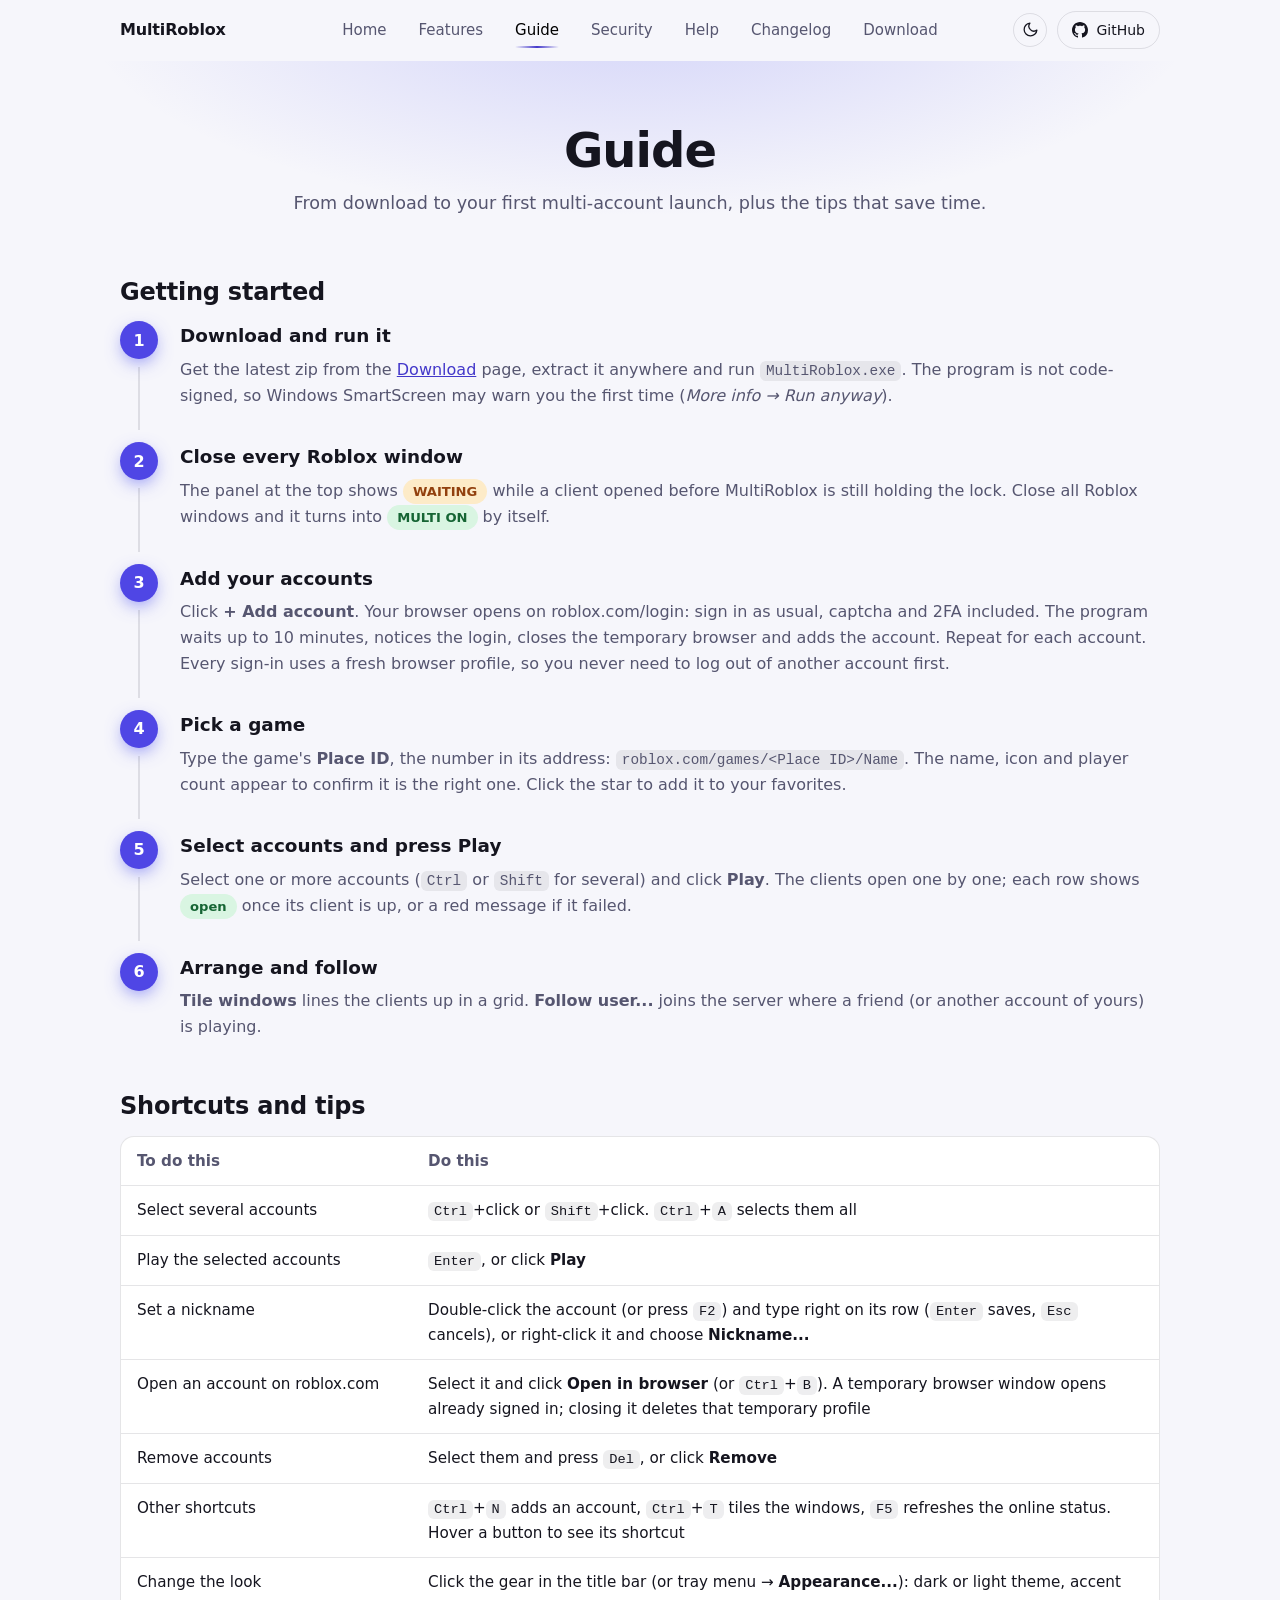
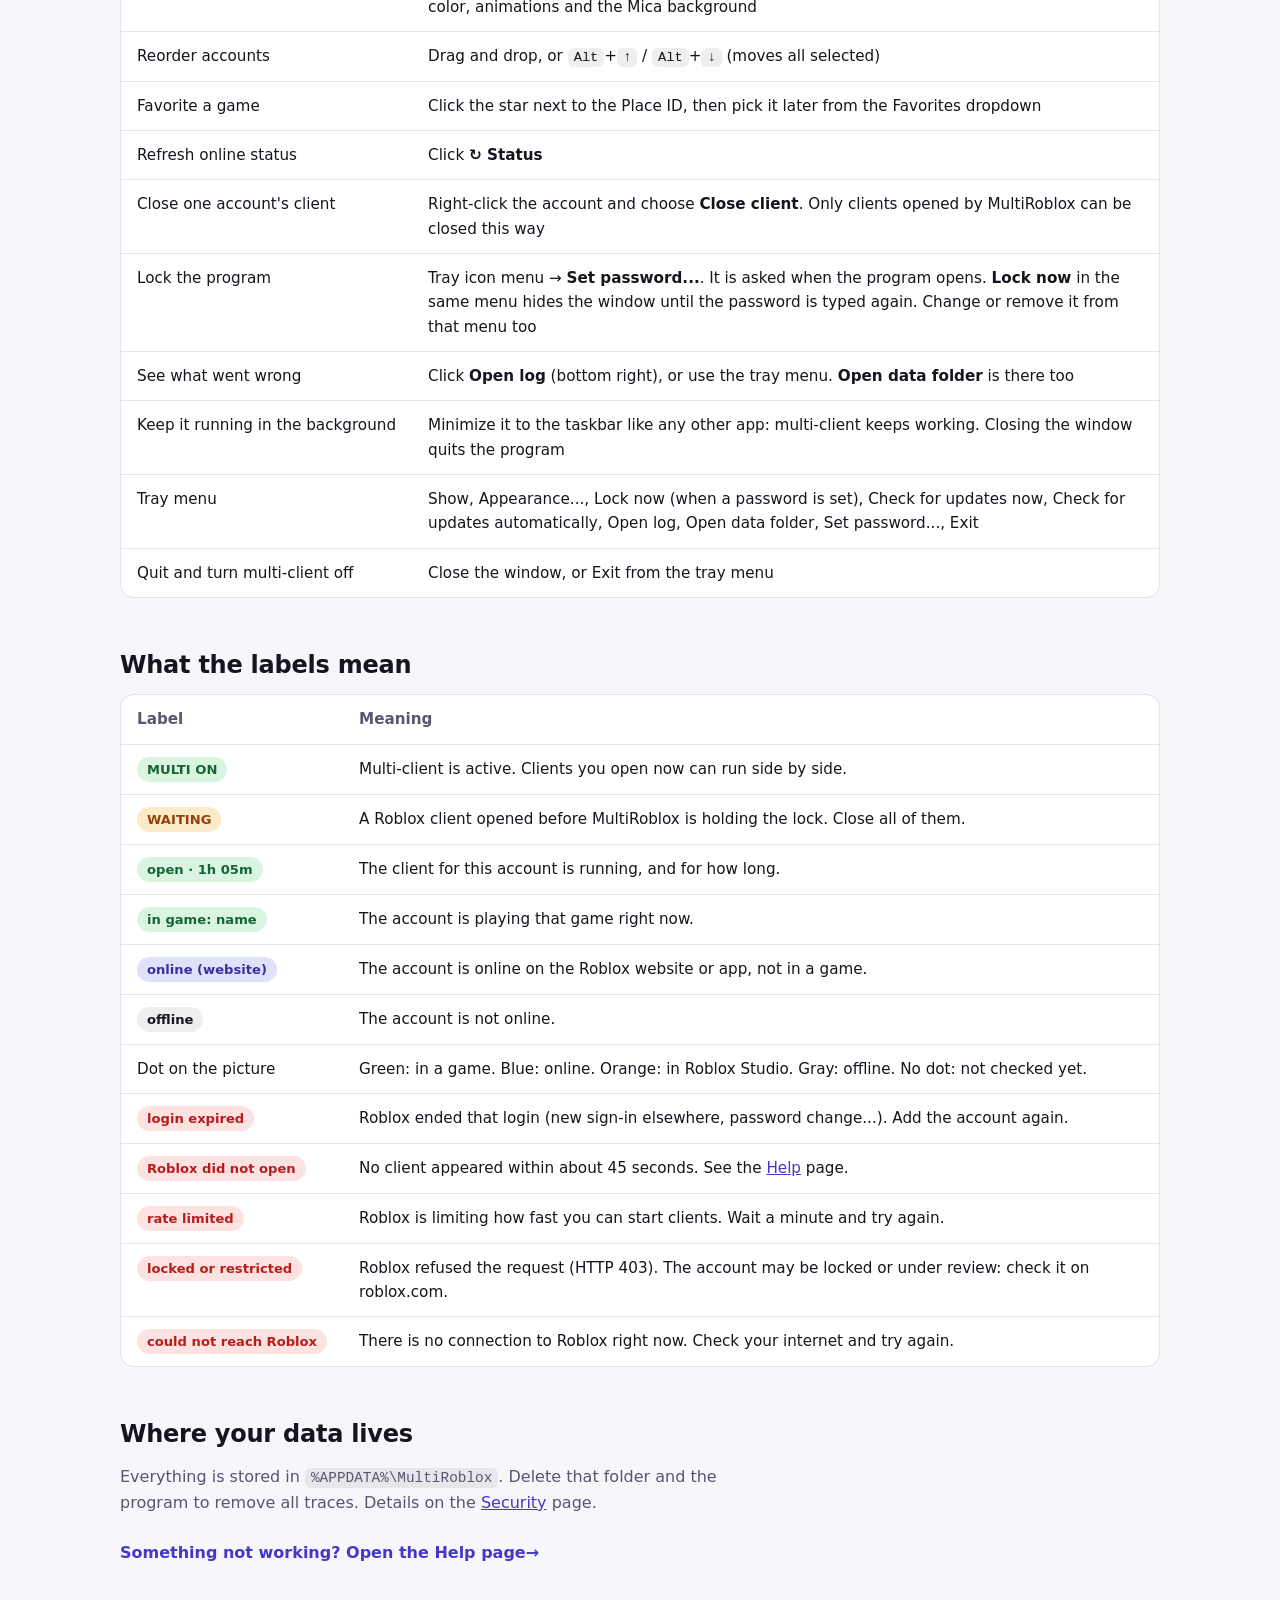
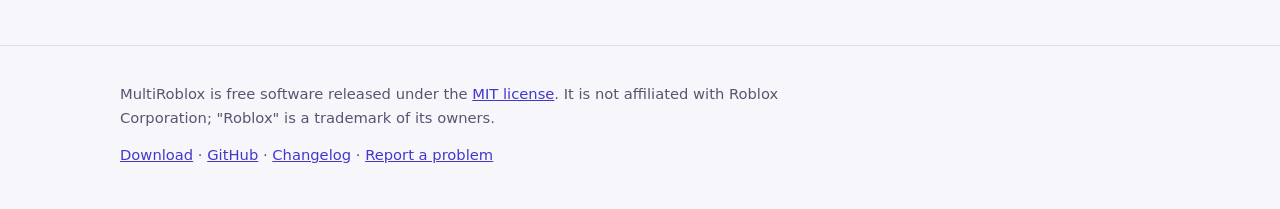
<file: docs/guide.html>
<!doctype html>
<html lang="en">
<head>
<meta charset="utf-8">
<meta name="viewport" content="width=device-width, initial-scale=1">
<title>Guide - MultiRoblox</title>
<meta name="description" content="How to use MultiRoblox: from download to your first multi-account launch, with tips, shortcuts and what every label means.">
<meta name="theme-color" content="#0b0b10">
<link rel="icon" href="icon.png">
<link rel="canonical" href="https://blnkdev.github.io/MultiRoblox/guide.html">
<meta property="og:title" content="MultiRoblox guide">
<meta property="og:image" content="https://blnkdev.github.io/MultiRoblox/og.png">
<meta property="og:image:width" content="1200">
<meta property="og:image:height" content="630">
<meta property="og:image:alt" content="MultiRoblox: multi-client launcher and account manager for Roblox">
<meta name="twitter:card" content="summary_large_image">
<meta name="twitter:image" content="https://blnkdev.github.io/MultiRoblox/og.png">
<link rel="stylesheet" href="style.css">
<script>(function(){var d=document.documentElement;d.classList.add('js');var t=null;try{t=localStorage.getItem('theme')}catch(e){}if(t!=='light'&&t!=='dark')t=window.matchMedia&&matchMedia('(prefers-color-scheme: light)').matches?'light':'dark';d.dataset.theme=t})()</script>
</head>

<body>
<header class="site-nav">
  <div class="nav-in">
    <a class="wordmark" href="index.html">MultiRoblox</a>
    <nav id="navlinks" class="links" aria-label="Main">
      <a href="index.html">Home</a>
      <a href="features.html">Features</a>
      <a href="guide.html" aria-current="page">Guide</a>
      <a href="security.html">Security</a>
      <a href="help.html">Help</a>
      <a href="changelog.html">Changelog</a>
      <a href="download.html">Download</a>
    </nav>
    <div class="nav-right">
      <button class="theme-btn" type="button" aria-label="Switch between light and dark theme" title="Switch theme"><svg class="sun" viewBox="0 0 24 24" aria-hidden="true"><circle cx="12" cy="12" r="4"/><path d="M12 2v2M12 20v2M4.93 4.93l1.41 1.41M17.66 17.66l1.41 1.41M2 12h2M20 12h2M4.93 19.07l1.41-1.41M17.66 6.34l1.41-1.41"/></svg><svg class="moon" viewBox="0 0 24 24" aria-hidden="true"><path d="M21 12.8A9 9 0 1 1 11.2 3a7 7 0 0 0 9.8 9.8Z"/></svg></button>
      <a class="gh" href="https://github.com/blnkDev/MultiRoblox"><svg viewBox="0 0 16 16" aria-hidden="true"><path d="M8 0C3.58 0 0 3.58 0 8c0 3.54 2.29 6.53 5.47 7.59.4.07.55-.17.55-.38 0-.19-.01-.82-.01-1.49-2.01.37-2.53-.49-2.69-.94-.09-.23-.48-.94-.82-1.13-.28-.15-.68-.52-.01-.53.63-.01 1.08.58 1.23.82.72 1.21 1.87.87 2.33.66.07-.52.28-.87.51-1.07-1.78-.2-3.64-.89-3.64-3.95 0-.87.31-1.59.82-2.15-.08-.2-.36-1.02.08-2.12 0 0 .67-.21 2.2.82.64-.18 1.32-.27 2-.27.68 0 1.36.09 2 .27 1.53-1.04 2.2-.82 2.2-.82.44 1.1.16 1.92.08 2.12.51.56.82 1.27.82 2.15 0 3.07-1.87 3.75-3.65 3.95.29.25.54.73.54 1.48 0 1.07-.01 1.93-.01 2.2 0 .21.15.46.55.38A8.013 8.013 0 0016 8c0-4.42-3.58-8-8-8z"/></svg><span class="gh-t">GitHub</span></a>
      <button class="menu-btn" type="button" aria-expanded="false" aria-controls="navlinks">Menu</button>
    </div>
  </div>
</header>

<main>
  <div class="page-head">
    <div class="wrap">
      <h1>Guide</h1>
      <p>From download to your first multi-account launch, plus the tips that save time.</p>
    </div>
  </div>

  <div class="page-body">
    <div class="wrap">
      <h2>Getting started</h2>
      <ol class="guide">
        <li><h3>Download and run it</h3><p>Get the latest zip from the <a href="download.html">Download</a> page, extract it anywhere and run <code>MultiRoblox.exe</code>. The program is not code-signed, so Windows SmartScreen may warn you the first time (<em>More info &rarr; Run anyway</em>).</p></li>
        <li><h3>Close every Roblox window</h3><p>The panel at the top shows <span class="chip wait">WAITING</span> while a client opened before MultiRoblox is still holding the lock. Close all Roblox windows and it turns into <span class="chip on">MULTI ON</span> by itself.</p></li>
        <li><h3>Add your accounts</h3><p>Click <strong>+ Add account</strong>. Your browser opens on roblox.com/login: sign in as usual, captcha and 2FA included. The program waits up to 10 minutes, notices the login, closes the temporary browser and adds the account. Repeat for each account. Every sign-in uses a fresh browser profile, so you never need to log out of another account first.</p></li>
        <li><h3>Pick a game</h3><p>Type the game's <strong>Place ID</strong>, the number in its address: <code>roblox.com/games/&lt;Place ID&gt;/Name</code>. The name, icon and player count appear to confirm it is the right one. Click the star to add it to your favorites.</p></li>
        <li><h3>Select accounts and press Play</h3><p>Select one or more accounts (<code>Ctrl</code> or <code>Shift</code> for several) and click <strong>Play</strong>. The clients open one by one; each row shows <span class="chip on">open</span> once its client is up, or a red message if it failed.</p></li>
        <li><h3>Arrange and follow</h3><p><strong>Tile windows</strong> lines the clients up in a grid. <strong>Follow user...</strong> joins the server where a friend (or another account of yours) is playing.</p></li>
      </ol>

      <h2>Shortcuts and tips</h2>
      <div class="tablewrap"><table>
        <tr><th>To do this</th><th>Do this</th></tr>
        <tr><td>Select several accounts</td><td><code>Ctrl</code>+click or <code>Shift</code>+click. <code>Ctrl</code>+<code>A</code> selects them all</td></tr>
        <tr><td>Play the selected accounts</td><td><code>Enter</code>, or click <strong>Play</strong></td></tr>
        <tr><td>Set a nickname</td><td>Double-click the account (or press <code>F2</code>) and type right on its row (<code>Enter</code> saves, <code>Esc</code> cancels), or right-click it and choose <strong>Nickname...</strong></td></tr>
        <tr><td>Open an account on roblox.com</td><td>Select it and click <strong>Open in browser</strong> (or <code>Ctrl</code>+<code>B</code>). A temporary browser window opens already signed in; closing it deletes that temporary profile</td></tr>
        <tr><td>Remove accounts</td><td>Select them and press <code>Del</code>, or click <strong>Remove</strong></td></tr>
        <tr><td>Other shortcuts</td><td><code>Ctrl</code>+<code>N</code> adds an account, <code>Ctrl</code>+<code>T</code> tiles the windows, <code>F5</code> refreshes the online status. Hover a button to see its shortcut</td></tr>
        <tr><td>Change the look</td><td>Click the gear in the title bar (or tray menu &rarr; <strong>Appearance...</strong>): dark or light theme, accent color, animations and the Mica background</td></tr>
        <tr><td>Reorder accounts</td><td>Drag and drop, or <code>Alt</code>+<code>&uarr;</code> / <code>Alt</code>+<code>&darr;</code> (moves all selected)</td></tr>
        <tr><td>Favorite a game</td><td>Click the star next to the Place ID, then pick it later from the Favorites dropdown</td></tr>
        <tr><td>Refresh online status</td><td>Click <strong>&#8635; Status</strong></td></tr>
        <tr><td>Close one account's client</td><td>Right-click the account and choose <strong>Close client</strong>. Only clients opened by MultiRoblox can be closed this way</td></tr>
        <tr><td>Lock the program</td><td>Tray icon menu &rarr; <strong>Set password...</strong>. It is asked when the program opens. <strong>Lock now</strong> in the same menu hides the window until the password is typed again. Change or remove it from that menu too</td></tr>
        <tr><td>See what went wrong</td><td>Click <strong>Open log</strong> (bottom right), or use the tray menu. <strong>Open data folder</strong> is there too</td></tr>
        <tr><td>Keep it running in the background</td><td>Minimize it to the taskbar like any other app: multi-client keeps working. Closing the window quits the program</td></tr>
        <tr><td>Tray menu</td><td>Show, Appearance..., Lock now (when a password is set), Check for updates now, Check for updates automatically, Open log, Open data folder, Set password..., Exit</td></tr>
        <tr><td>Quit and turn multi-client off</td><td>Close the window, or Exit from the tray menu</td></tr>
      </table></div>

      <h2>What the labels mean</h2>
      <div class="tablewrap"><table>
        <tr><th>Label</th><th>Meaning</th></tr>
        <tr><td><span class="chip on">MULTI ON</span></td><td>Multi-client is active. Clients you open now can run side by side.</td></tr>
        <tr><td><span class="chip wait">WAITING</span></td><td>A Roblox client opened before MultiRoblox is holding the lock. Close all of them.</td></tr>
        <tr><td><span class="chip on">open &middot; 1h 05m</span></td><td>The client for this account is running, and for how long.</td></tr>
        <tr><td><span class="chip on">in game: name</span></td><td>The account is playing that game right now.</td></tr>
        <tr><td><span class="chip info">online (website)</span></td><td>The account is online on the Roblox website or app, not in a game.</td></tr>
        <tr><td><span class="chip">offline</span></td><td>The account is not online.</td></tr>
        <tr><td>Dot on the picture</td><td>Green: in a game. Blue: online. Orange: in Roblox Studio. Gray: offline. No dot: not checked yet.</td></tr>
        <tr><td><span class="chip bad">login expired</span></td><td>Roblox ended that login (new sign-in elsewhere, password change...). Add the account again.</td></tr>
        <tr><td><span class="chip bad">Roblox did not open</span></td><td>No client appeared within about 45 seconds. See the <a href="help.html">Help</a> page.</td></tr>
        <tr><td><span class="chip bad">rate limited</span></td><td>Roblox is limiting how fast you can start clients. Wait a minute and try again.</td></tr>
        <tr><td><span class="chip bad">locked or restricted</span></td><td>Roblox refused the request (HTTP 403). The account may be locked or under review: check it on roblox.com.</td></tr>
        <tr><td><span class="chip bad">could not reach Roblox</span></td><td>There is no connection to Roblox right now. Check your internet and try again.</td></tr>
      </table></div>

      <h2>Where your data lives</h2>
      <p class="sub" style="margin-bottom:0">Everything is stored in <code>%APPDATA%\MultiRoblox</code>. Delete that folder and the program to remove all traces. Details on the <a href="security.html">Security</a> page.</p>

      <a class="more" href="help.html">Something not working? Open the Help page</a>
    </div>
  </div>
</main>

<footer>
  <div class="wrap">
    <p>MultiRoblox is free software released under the <a href="https://github.com/blnkDev/MultiRoblox/blob/main/LICENSE">MIT license</a>. It is not affiliated with Roblox Corporation; "Roblox" is a trademark of its owners.</p>
    <p><a href="download.html">Download</a> &middot; <a href="https://github.com/blnkDev/MultiRoblox">GitHub</a> &middot; <a href="changelog.html">Changelog</a> &middot; <a href="https://github.com/blnkDev/MultiRoblox/issues">Report a problem</a></p>
  </div>
</footer>
<script src="site.js" defer></script>
</body>
</html>
</file>
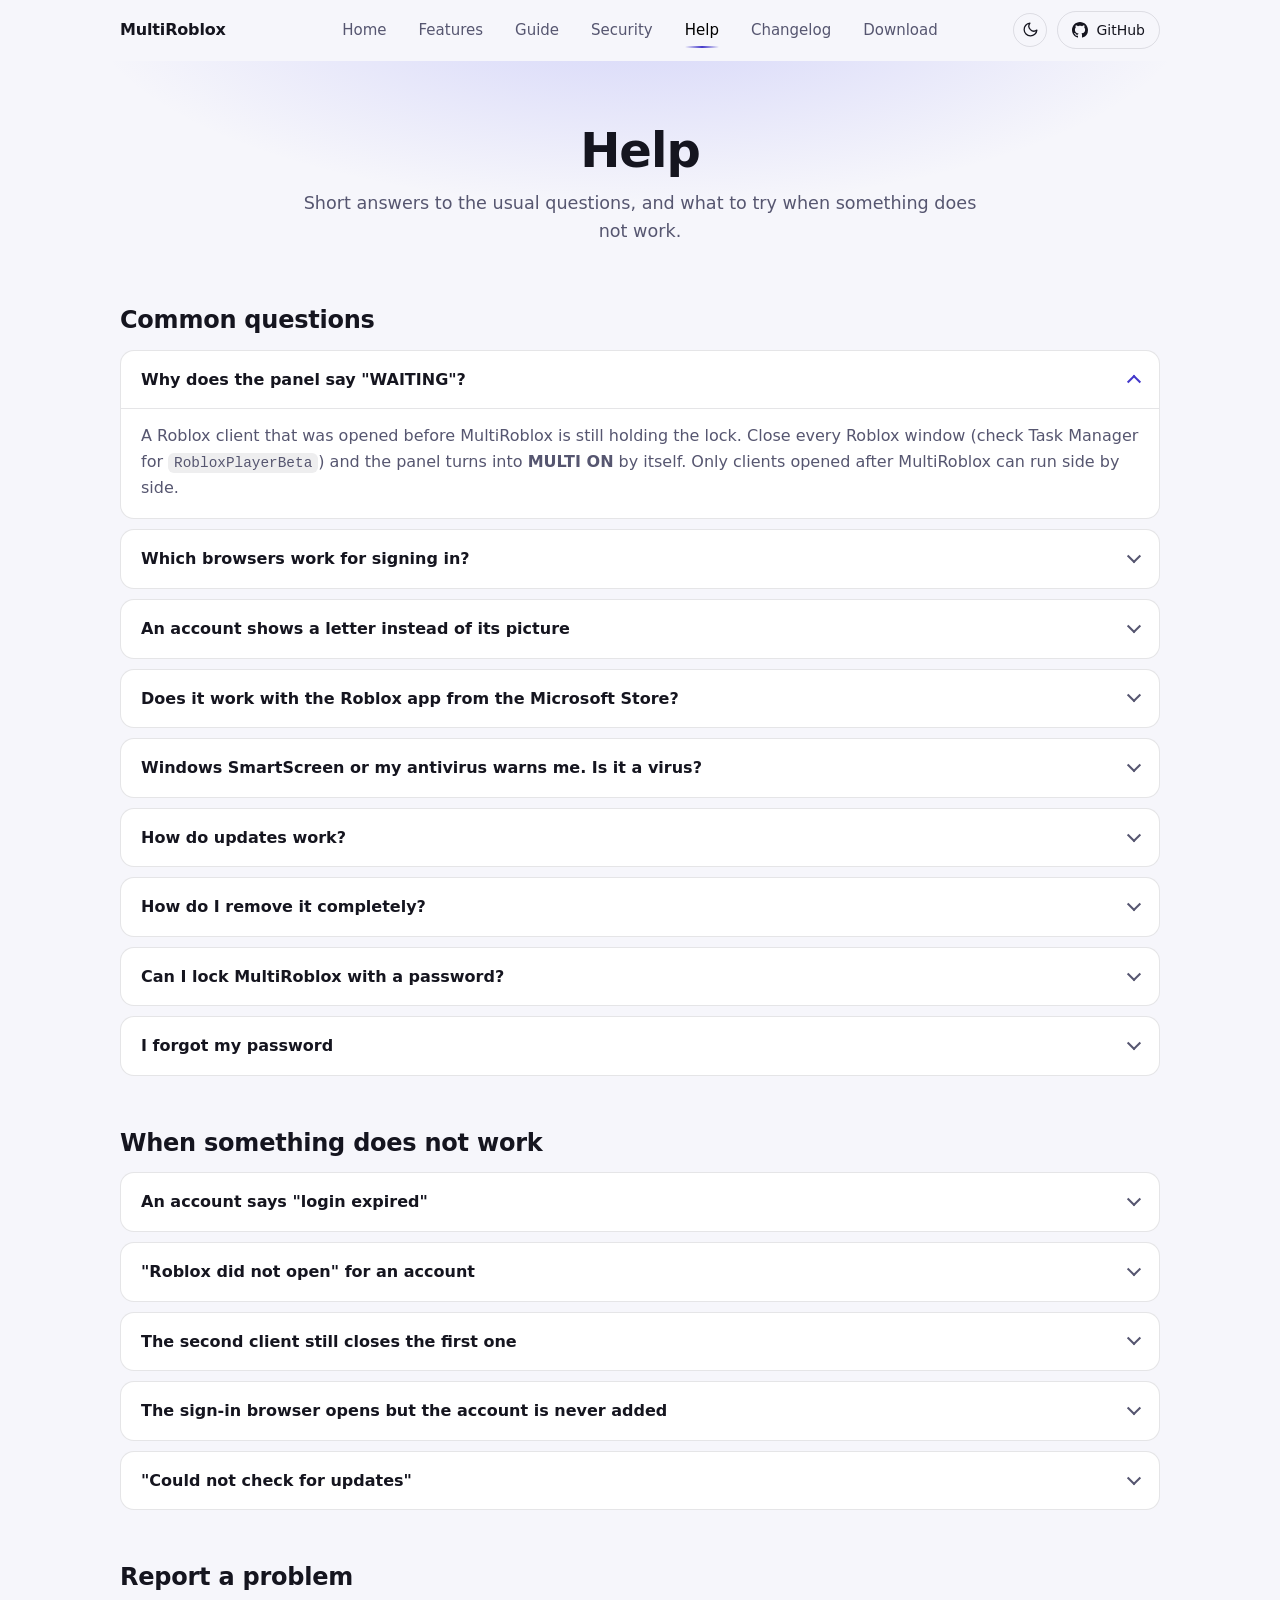
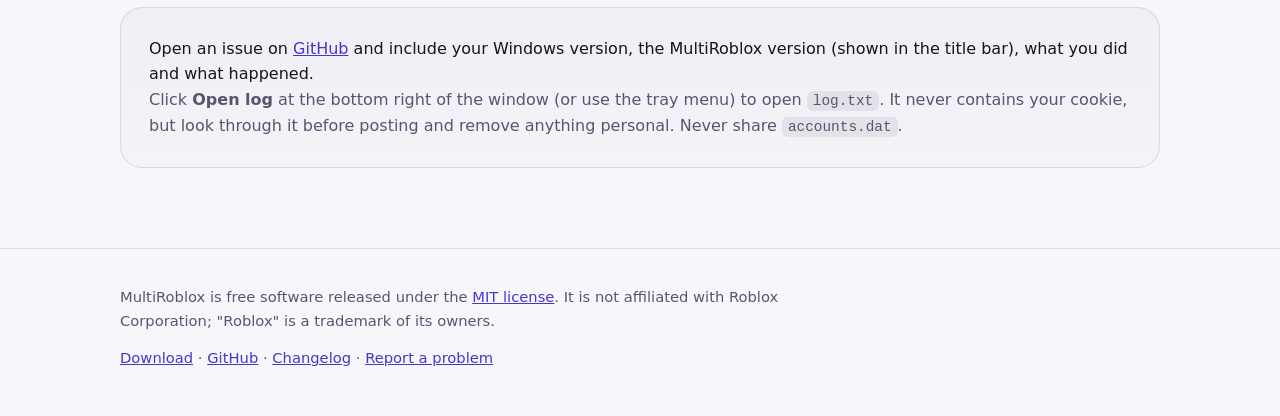
<file: docs/help.html>
<!doctype html>
<html lang="en">
<head>
<meta charset="utf-8">
<meta name="viewport" content="width=device-width, initial-scale=1">
<title>Help - MultiRoblox</title>
<meta name="description" content="Answers to common MultiRoblox questions and fixes for the usual problems: WAITING status, expired logins, Roblox not opening, SmartScreen and more.">
<meta name="theme-color" content="#0b0b10">
<link rel="icon" href="icon.png">
<link rel="canonical" href="https://blnkdev.github.io/MultiRoblox/help.html">
<meta property="og:title" content="MultiRoblox help">
<meta property="og:image" content="https://blnkdev.github.io/MultiRoblox/og.png">
<meta property="og:image:width" content="1200">
<meta property="og:image:height" content="630">
<meta property="og:image:alt" content="MultiRoblox: multi-client launcher and account manager for Roblox">
<meta name="twitter:card" content="summary_large_image">
<meta name="twitter:image" content="https://blnkdev.github.io/MultiRoblox/og.png">
<link rel="stylesheet" href="style.css">
<script>(function(){var d=document.documentElement;d.classList.add('js');var t=null;try{t=localStorage.getItem('theme')}catch(e){}if(t!=='light'&&t!=='dark')t=window.matchMedia&&matchMedia('(prefers-color-scheme: light)').matches?'light':'dark';d.dataset.theme=t})()</script>
</head>

<body>
<header class="site-nav">
  <div class="nav-in">
    <a class="wordmark" href="index.html">MultiRoblox</a>
    <nav id="navlinks" class="links" aria-label="Main">
      <a href="index.html">Home</a>
      <a href="features.html">Features</a>
      <a href="guide.html">Guide</a>
      <a href="security.html">Security</a>
      <a href="help.html" aria-current="page">Help</a>
      <a href="changelog.html">Changelog</a>
      <a href="download.html">Download</a>
    </nav>
    <div class="nav-right">
      <button class="theme-btn" type="button" aria-label="Switch between light and dark theme" title="Switch theme"><svg class="sun" viewBox="0 0 24 24" aria-hidden="true"><circle cx="12" cy="12" r="4"/><path d="M12 2v2M12 20v2M4.93 4.93l1.41 1.41M17.66 17.66l1.41 1.41M2 12h2M20 12h2M4.93 19.07l1.41-1.41M17.66 6.34l1.41-1.41"/></svg><svg class="moon" viewBox="0 0 24 24" aria-hidden="true"><path d="M21 12.8A9 9 0 1 1 11.2 3a7 7 0 0 0 9.8 9.8Z"/></svg></button>
      <a class="gh" href="https://github.com/blnkDev/MultiRoblox"><svg viewBox="0 0 16 16" aria-hidden="true"><path d="M8 0C3.58 0 0 3.58 0 8c0 3.54 2.29 6.53 5.47 7.59.4.07.55-.17.55-.38 0-.19-.01-.82-.01-1.49-2.01.37-2.53-.49-2.69-.94-.09-.23-.48-.94-.82-1.13-.28-.15-.68-.52-.01-.53.63-.01 1.08.58 1.23.82.72 1.21 1.87.87 2.33.66.07-.52.28-.87.51-1.07-1.78-.2-3.64-.89-3.64-3.95 0-.87.31-1.59.82-2.15-.08-.2-.36-1.02.08-2.12 0 0 .67-.21 2.2.82.64-.18 1.32-.27 2-.27.68 0 1.36.09 2 .27 1.53-1.04 2.2-.82 2.2-.82.44 1.1.16 1.92.08 2.12.51.56.82 1.27.82 2.15 0 3.07-1.87 3.75-3.65 3.95.29.25.54.73.54 1.48 0 1.07-.01 1.93-.01 2.2 0 .21.15.46.55.38A8.013 8.013 0 0016 8c0-4.42-3.58-8-8-8z"/></svg><span class="gh-t">GitHub</span></a>
      <button class="menu-btn" type="button" aria-expanded="false" aria-controls="navlinks">Menu</button>
    </div>
  </div>
</header>

<main>
  <div class="page-head">
    <div class="wrap">
      <h1>Help</h1>
      <p>Short answers to the usual questions, and what to try when something does not work.</p>
    </div>
  </div>

  <div class="page-body">
    <div class="wrap">
      <h2>Common questions</h2>
      <details open><summary>Why does the panel say "WAITING"?</summary><p>A Roblox client that was opened before MultiRoblox is still holding the lock. Close every Roblox window (check Task Manager for <code>RobloxPlayerBeta</code>) and the panel turns into <strong>MULTI ON</strong> by itself. Only clients opened after MultiRoblox can run side by side.</p></details>
      <details><summary>Which browsers work for signing in?</summary><p>Your default browser, if it is Firefox or a Chromium-based one (Edge, Chrome, Brave, Vivaldi). Anything else falls back to Edge or Chrome.</p></details>
      <details><summary>An account shows a letter instead of its picture</summary><p>Roblox can take a while to prepare the picture of a new account, or hold it back while it is being reviewed. The colored letter is shown until the picture is ready, and pictures are refreshed every time the program opens (and at most every 12 hours). If it never appears, check your connection.</p></details>
      <details><summary>Does it work with the Roblox app from the Microsoft Store?</summary><p>It is built for the Roblox client installed from the Roblox website (the <code>roblox-player:</code> protocol). The Microsoft Store version has not been tested.</p></details>
      <details><summary>Windows SmartScreen or my antivirus warns me. Is it a virus?</summary><p>The program is new and not code-signed, which is enough to trigger a warning. You can read the whole source, build it yourself, or compare the SHA-256 hash of the download with the one published on the release page. If your antivirus quarantines the file, you can restore it or build from source.</p></details>
      <details><summary>How do updates work?</summary><p>When a new release is published, an <strong>Update</strong> button appears in the title bar and opens the download page. Nothing is installed automatically, and you can turn the check off from the tray icon menu.</p></details>
      <details><summary>How do I remove it completely?</summary><p>Delete the program and the <code>%APPDATA%\MultiRoblox</code> folder. Nothing else is installed or changed on your PC.</p></details>
      <details><summary>Can I lock MultiRoblox with a password?</summary><p>Yes. Right-click the tray icon and choose <strong>Set password...</strong>. MultiRoblox will then ask for it whenever it opens. Choose <strong>Lock now</strong> from the same menu to hide the window and require the password to bring it back; multi-client keeps running while it is locked. The password only locks the program window: your accounts file is still protected by Windows (DPAPI), not by this password.</p></details>
      <details><summary>I forgot my password</summary><p>Close MultiRoblox, delete <code>%APPDATA%\MultiRoblox\lock.dat</code> and open it again: the lock is gone and your accounts are untouched. This is why the lock is a convenience, not strong protection against someone who has access to your Windows account.</p></details>

      <h2>When something does not work</h2>
      <details><summary>An account says "login expired"</summary><p>Roblox ended that login, which happens after a new sign-in elsewhere, a password change or a long time without use. Click <strong>+ Add account</strong> and sign in to it again: the existing entry is updated.</p></details>
      <details><summary>"Roblox did not open" for an account</summary><p>No Roblox client appeared within about 45 seconds. Make sure Roblox is installed from roblox.com and opens normally on its own, then try again. Roblox also limits how fast you can start clients, so launching a few at a time helps. The details are in <code>%APPDATA%\MultiRoblox\log.txt</code>.</p></details>
      <details><summary>The second client still closes the first one</summary><p>Check that the panel says <strong>MULTI ON</strong> before you open the clients. If it does and the first client still closes, Roblox may have changed the mechanism MultiRoblox relies on. That is outside the program's control, and the project cannot work around it.</p></details>
      <details><summary>The sign-in browser opens but the account is never added</summary><p>The program waits up to 10 minutes for you to finish signing in. If the login page loaded but nothing happens afterwards, check <code>log.txt</code>: it lists every step of the sign-in. Closing the browser window by hand cancels the attempt.</p></details>
      <details><summary>"Could not check for updates"</summary><p>The update check needs to reach <code>api.github.com</code>. It can fail behind some networks or when GitHub rate-limits your connection. It is harmless: try again later from the tray menu.</p></details>

      <h2>Report a problem</h2>
      <div class="panel stack">
        <p style="margin:0">Open an issue on <a href="https://github.com/blnkDev/MultiRoblox/issues">GitHub</a> and include your Windows version, the MultiRoblox version (shown in the title bar), what you did and what happened.</p>
        <p style="margin:0;color:var(--muted)">Click <strong>Open log</strong> at the bottom right of the window (or use the tray menu) to open <code>log.txt</code>. It never contains your cookie, but look through it before posting and remove anything personal. Never share <code>accounts.dat</code>.</p>
      </div>
    </div>
  </div>
</main>

<footer>
  <div class="wrap">
    <p>MultiRoblox is free software released under the <a href="https://github.com/blnkDev/MultiRoblox/blob/main/LICENSE">MIT license</a>. It is not affiliated with Roblox Corporation; "Roblox" is a trademark of its owners.</p>
    <p><a href="download.html">Download</a> &middot; <a href="https://github.com/blnkDev/MultiRoblox">GitHub</a> &middot; <a href="changelog.html">Changelog</a> &middot; <a href="https://github.com/blnkDev/MultiRoblox/issues">Report a problem</a></p>
  </div>
</footer>
<script src="site.js" defer></script>
</body>
</html>
</file>
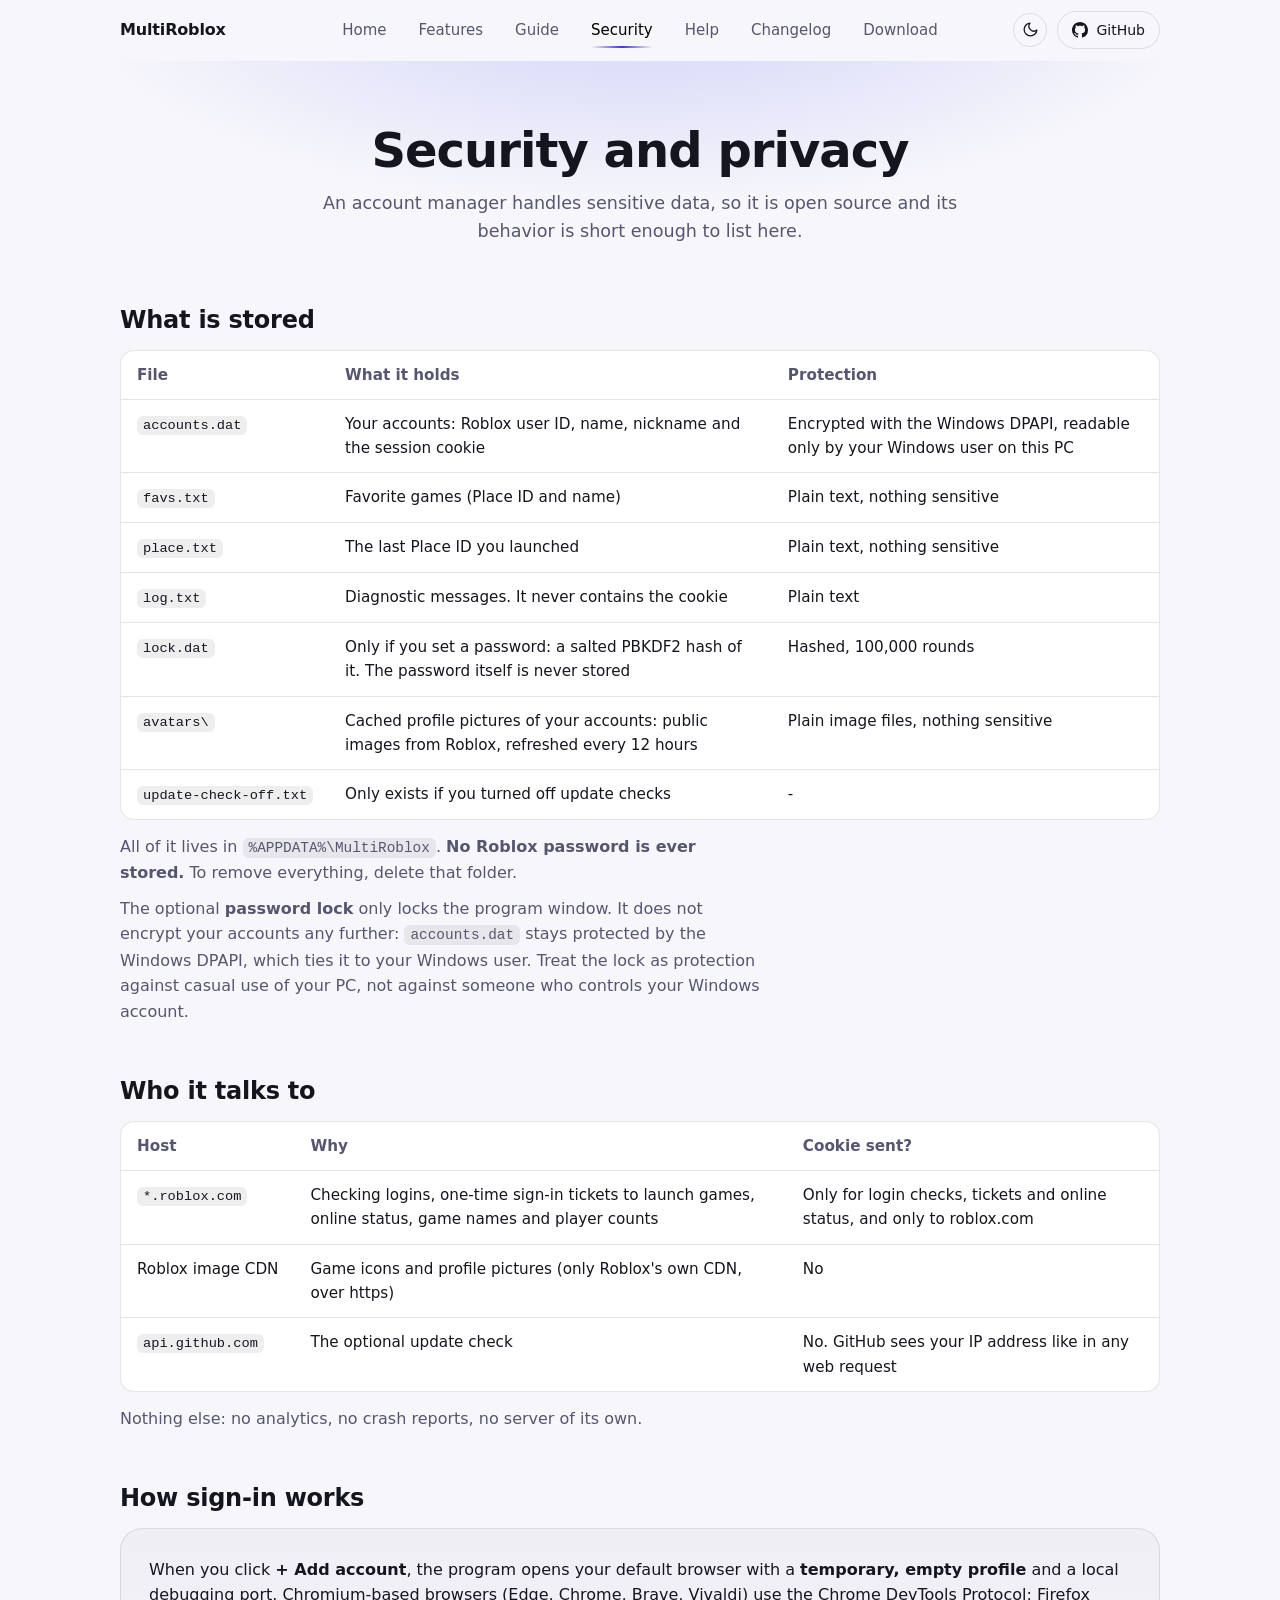
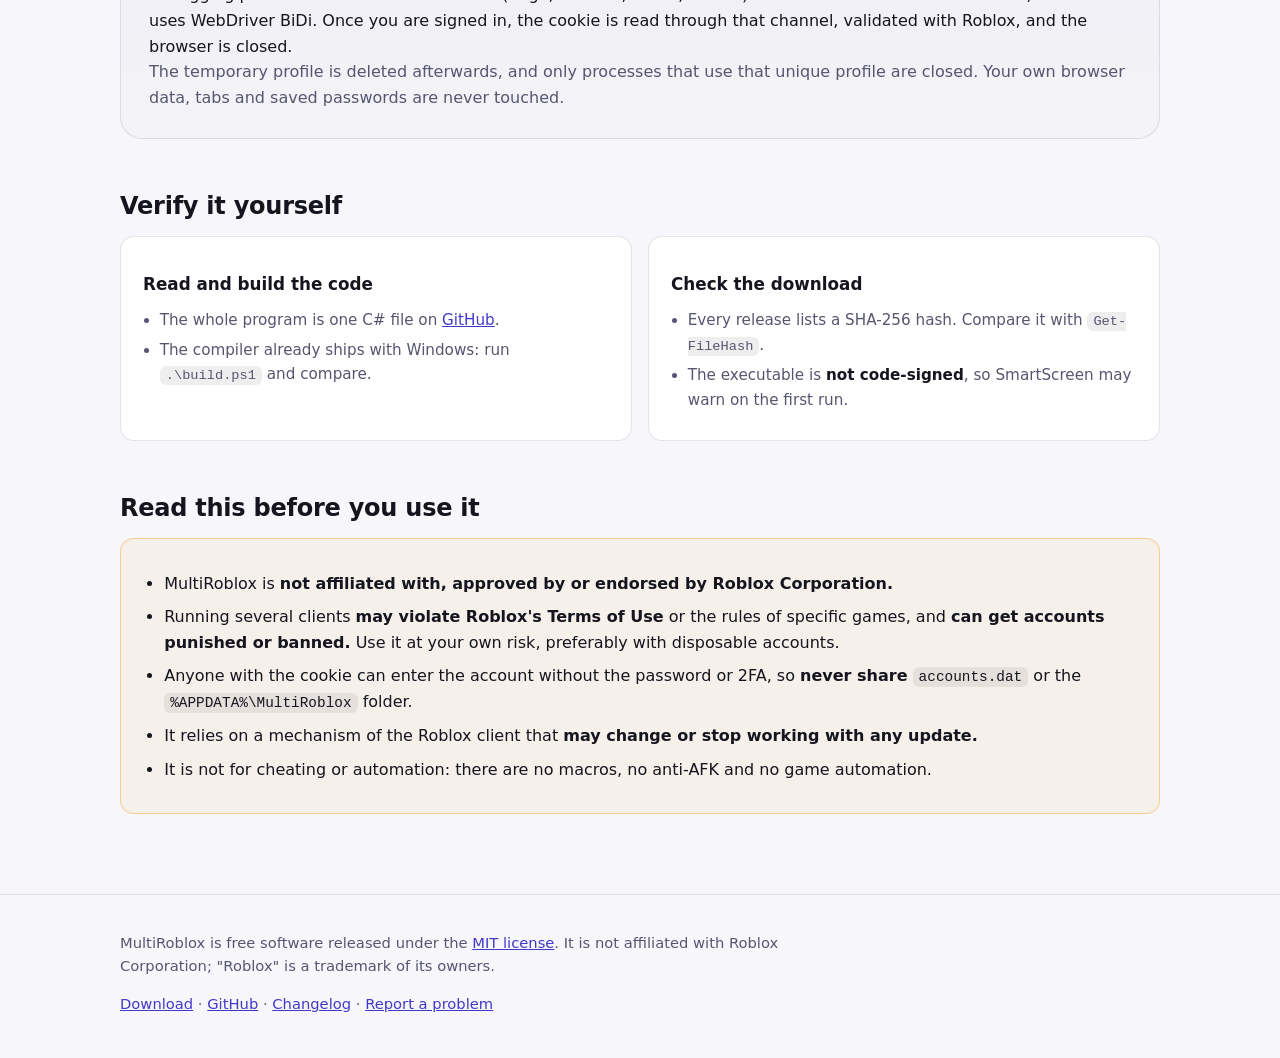
<file: docs/security.html>
<!doctype html>
<html lang="en">
<head>
<meta charset="utf-8">
<meta name="viewport" content="width=device-width, initial-scale=1">
<title>Security and privacy - MultiRoblox</title>
<meta name="description" content="What MultiRoblox stores, who it talks to and how to verify it: no stored passwords, DPAPI-encrypted cookies, no telemetry, open source.">
<meta name="theme-color" content="#0b0b10">
<link rel="icon" href="icon.png">
<link rel="canonical" href="https://blnkdev.github.io/MultiRoblox/security.html">
<meta property="og:title" content="MultiRoblox security and privacy">
<meta property="og:image" content="https://blnkdev.github.io/MultiRoblox/og.png">
<meta property="og:image:width" content="1200">
<meta property="og:image:height" content="630">
<meta property="og:image:alt" content="MultiRoblox: multi-client launcher and account manager for Roblox">
<meta name="twitter:card" content="summary_large_image">
<meta name="twitter:image" content="https://blnkdev.github.io/MultiRoblox/og.png">
<link rel="stylesheet" href="style.css">
<script>(function(){var d=document.documentElement;d.classList.add('js');var t=null;try{t=localStorage.getItem('theme')}catch(e){}if(t!=='light'&&t!=='dark')t=window.matchMedia&&matchMedia('(prefers-color-scheme: light)').matches?'light':'dark';d.dataset.theme=t})()</script>
</head>

<body>
<header class="site-nav">
  <div class="nav-in">
    <a class="wordmark" href="index.html">MultiRoblox</a>
    <nav id="navlinks" class="links" aria-label="Main">
      <a href="index.html">Home</a>
      <a href="features.html">Features</a>
      <a href="guide.html">Guide</a>
      <a href="security.html" aria-current="page">Security</a>
      <a href="help.html">Help</a>
      <a href="changelog.html">Changelog</a>
      <a href="download.html">Download</a>
    </nav>
    <div class="nav-right">
      <button class="theme-btn" type="button" aria-label="Switch between light and dark theme" title="Switch theme"><svg class="sun" viewBox="0 0 24 24" aria-hidden="true"><circle cx="12" cy="12" r="4"/><path d="M12 2v2M12 20v2M4.93 4.93l1.41 1.41M17.66 17.66l1.41 1.41M2 12h2M20 12h2M4.93 19.07l1.41-1.41M17.66 6.34l1.41-1.41"/></svg><svg class="moon" viewBox="0 0 24 24" aria-hidden="true"><path d="M21 12.8A9 9 0 1 1 11.2 3a7 7 0 0 0 9.8 9.8Z"/></svg></button>
      <a class="gh" href="https://github.com/blnkDev/MultiRoblox"><svg viewBox="0 0 16 16" aria-hidden="true"><path d="M8 0C3.58 0 0 3.58 0 8c0 3.54 2.29 6.53 5.47 7.59.4.07.55-.17.55-.38 0-.19-.01-.82-.01-1.49-2.01.37-2.53-.49-2.69-.94-.09-.23-.48-.94-.82-1.13-.28-.15-.68-.52-.01-.53.63-.01 1.08.58 1.23.82.72 1.21 1.87.87 2.33.66.07-.52.28-.87.51-1.07-1.78-.2-3.64-.89-3.64-3.95 0-.87.31-1.59.82-2.15-.08-.2-.36-1.02.08-2.12 0 0 .67-.21 2.2.82.64-.18 1.32-.27 2-.27.68 0 1.36.09 2 .27 1.53-1.04 2.2-.82 2.2-.82.44 1.1.16 1.92.08 2.12.51.56.82 1.27.82 2.15 0 3.07-1.87 3.75-3.65 3.95.29.25.54.73.54 1.48 0 1.07-.01 1.93-.01 2.2 0 .21.15.46.55.38A8.013 8.013 0 0016 8c0-4.42-3.58-8-8-8z"/></svg><span class="gh-t">GitHub</span></a>
      <button class="menu-btn" type="button" aria-expanded="false" aria-controls="navlinks">Menu</button>
    </div>
  </div>
</header>

<main>
  <div class="page-head">
    <div class="wrap">
      <h1>Security and privacy</h1>
      <p>An account manager handles sensitive data, so it is open source and its behavior is short enough to list here.</p>
    </div>
  </div>

  <div class="page-body">
    <div class="wrap">
      <h2>What is stored</h2>
      <div class="tablewrap"><table>
        <tr><th>File</th><th>What it holds</th><th>Protection</th></tr>
        <tr><td><code>accounts.dat</code></td><td>Your accounts: Roblox user ID, name, nickname and the session cookie</td><td>Encrypted with the Windows DPAPI, readable only by your Windows user on this PC</td></tr>
        <tr><td><code>favs.txt</code></td><td>Favorite games (Place ID and name)</td><td>Plain text, nothing sensitive</td></tr>
        <tr><td><code>place.txt</code></td><td>The last Place ID you launched</td><td>Plain text, nothing sensitive</td></tr>
        <tr><td><code>log.txt</code></td><td>Diagnostic messages. It never contains the cookie</td><td>Plain text</td></tr>
        <tr><td><code>lock.dat</code></td><td>Only if you set a password: a salted PBKDF2 hash of it. The password itself is never stored</td><td>Hashed, 100,000 rounds</td></tr>
        <tr><td><code>avatars\</code></td><td>Cached profile pictures of your accounts: public images from Roblox, refreshed every 12 hours</td><td>Plain image files, nothing sensitive</td></tr>
        <tr><td><code>update-check-off.txt</code></td><td>Only exists if you turned off update checks</td><td>-</td></tr>
      </table></div>
      <p class="sub" style="margin:14px 0 0">All of it lives in <code>%APPDATA%\MultiRoblox</code>. <strong>No Roblox password is ever stored.</strong> To remove everything, delete that folder.</p>
      <p class="sub" style="margin:10px 0 0">The optional <strong>password lock</strong> only locks the program window. It does not encrypt your accounts any further: <code>accounts.dat</code> stays protected by the Windows DPAPI, which ties it to your Windows user. Treat the lock as protection against casual use of your PC, not against someone who controls your Windows account.</p>

      <h2>Who it talks to</h2>
      <div class="tablewrap"><table>
        <tr><th>Host</th><th>Why</th><th>Cookie sent?</th></tr>
        <tr><td><code>*.roblox.com</code></td><td>Checking logins, one-time sign-in tickets to launch games, online status, game names and player counts</td><td>Only for login checks, tickets and online status, and only to roblox.com</td></tr>
        <tr><td>Roblox image CDN</td><td>Game icons and profile pictures (only Roblox's own CDN, over https)</td><td>No</td></tr>
        <tr><td><code>api.github.com</code></td><td>The optional update check</td><td>No. GitHub sees your IP address like in any web request</td></tr>
      </table></div>
      <p class="sub" style="margin:14px 0 0">Nothing else: no analytics, no crash reports, no server of its own.</p>

      <h2>How sign-in works</h2>
      <div class="panel stack">
        <p style="margin:0">When you click <strong>+ Add account</strong>, the program opens your default browser with a <strong>temporary, empty profile</strong> and a local debugging port. Chromium-based browsers (Edge, Chrome, Brave, Vivaldi) use the Chrome DevTools Protocol; Firefox uses WebDriver BiDi. Once you are signed in, the cookie is read through that channel, validated with Roblox, and the browser is closed.</p>
        <p style="margin:0;color:var(--muted)">The temporary profile is deleted afterwards, and only processes that use that unique profile are closed. Your own browser data, tabs and saved passwords are never touched.</p>
      </div>

      <h2>Verify it yourself</h2>
      <div class="two">
        <div class="card"><h3>Read and build the code</h3><ul>
          <li>The whole program is one C# file on <a href="https://github.com/blnkDev/MultiRoblox">GitHub</a>.</li>
          <li>The compiler already ships with Windows: run <code>.\build.ps1</code> and compare.</li></ul></div>
        <div class="card"><h3>Check the download</h3><ul>
          <li>Every release lists a SHA-256 hash. Compare it with <code>Get-FileHash</code>.</li>
          <li>The executable is <strong>not code-signed</strong>, so SmartScreen may warn on the first run.</li></ul></div>
      </div>

      <h2>Read this before you use it</h2>
      <div class="notice">
        <ul>
          <li>MultiRoblox is <strong>not affiliated with, approved by or endorsed by Roblox Corporation.</strong></li>
          <li>Running several clients <strong>may violate Roblox's Terms of Use</strong> or the rules of specific games, and <strong>can get accounts punished or banned.</strong> Use it at your own risk, preferably with disposable accounts.</li>
          <li>Anyone with the cookie can enter the account without the password or 2FA, so <strong>never share</strong> <code>accounts.dat</code> or the <code>%APPDATA%\MultiRoblox</code> folder.</li>
          <li>It relies on a mechanism of the Roblox client that <strong>may change or stop working with any update.</strong></li>
          <li>It is not for cheating or automation: there are no macros, no anti-AFK and no game automation.</li>
        </ul>
      </div>
    </div>
  </div>
</main>

<footer>
  <div class="wrap">
    <p>MultiRoblox is free software released under the <a href="https://github.com/blnkDev/MultiRoblox/blob/main/LICENSE">MIT license</a>. It is not affiliated with Roblox Corporation; "Roblox" is a trademark of its owners.</p>
    <p><a href="download.html">Download</a> &middot; <a href="https://github.com/blnkDev/MultiRoblox">GitHub</a> &middot; <a href="changelog.html">Changelog</a> &middot; <a href="https://github.com/blnkDev/MultiRoblox/issues">Report a problem</a></p>
  </div>
</footer>
<script src="site.js" defer></script>
</body>
</html>
</file>
<file: docs/style.css>
:root {
  --bg: #0b0b10;
  --bg2: #101017;
  --card: #15151d;
  --line: rgba(255, 255, 255, .08);
  --text: #ececf4;
  --muted: #a0a0b8;
  --accent: #6366f1;
  --accent2: #a5b4fc;
  --btn: #4f46e5;
  --btn-hover: #4338ca;
  --green: #50dc78;
  --warn: #f5a524;
  --strong: #fff;
  --ov: rgba(255, 255, 255, .06);
  --ov2: rgba(255, 255, 255, .07);
  --ov3: rgba(255, 255, 255, .08);
  --line-strong: rgba(255, 255, 255, .22);
  --nav-bg: rgba(11, 11, 16, .8);
  --nav-bg-solid: rgba(11, 11, 16, .97);
  --code-bg: #0e0e15;
  --code-fg: #dcdcf0;
  --shadow-img: rgba(0, 0, 0, .65);
  --glow: rgba(129, 140, 248, .35);
  --glow-nav: rgba(165, 180, 252, .7);
  --panel-a: rgba(255, 255, 255, .035);
  --panel-b: rgba(255, 255, 255, .01);
  --h1-a: #a5b4fc;
  --h1-b: #6366f1;
  --chip-on-bg: rgba(24, 70, 44, .85); --chip-on-fg: var(--green);
  --chip-wait-bg: rgba(80, 56, 20, .85); --chip-wait-fg: #ffaa3c;
  --chip-bad-bg: rgba(120, 30, 30, .6); --chip-bad-fg: #ff8a8a;
  --chip-info-bg: rgba(60, 60, 150, .5); --chip-info-fg: var(--accent2);
  color-scheme: dark;
  --radius: 14px;
}
* { box-sizing: border-box; }
html { scroll-behavior: smooth; }
body {
  margin: 0;
  background: var(--bg);
  color: var(--text);
  font: 16px/1.6 "Segoe UI", system-ui, -apple-system, Roboto, Helvetica, Arial, sans-serif;
  -webkit-font-smoothing: antialiased;
}
a { color: var(--accent2); }
a:hover { color: var(--strong); }
:focus-visible { outline: 2px solid var(--accent2); outline-offset: 3px; border-radius: 6px; }
.wrap { max-width: 1080px; margin: 0 auto; padding: 0 20px; }

/* hero */
.hero {
  position: relative;
  padding: 72px 0 80px;
  background:
    radial-gradient(900px 420px at 15% -10%, rgba(99, 102, 241, .28), transparent 70%),
    radial-gradient(700px 380px at 95% 30%, rgba(129, 140, 248, .14), transparent 70%);
}
.hero .wrap { display: grid; grid-template-columns: 1.1fr .9fr; gap: 48px; align-items: center; }
.eyebrow { color: var(--accent2); font-weight: 600; font-size: 14px; letter-spacing: .08em; text-transform: uppercase; margin: 0 0 14px; }
h1 { font-size: clamp(2.2rem, 5vw, 3.6rem); line-height: 1.08; margin: 0 0 18px; font-weight: 800; letter-spacing: -.02em; }
h1 span { background: linear-gradient(90deg, var(--h1-a), var(--h1-b)); -webkit-background-clip: text; background-clip: text; color: transparent; }
.lead { font-size: 1.15rem; color: var(--muted); max-width: 34em; margin: 0 0 28px; }
.cta { display: flex; flex-wrap: wrap; gap: 12px; margin-bottom: 14px; }
.btn {
  display: inline-block; padding: 13px 24px; border-radius: 10px;
  font-weight: 700; font-size: 1rem; text-decoration: none;
  background: var(--btn); color: #fff; border: 1px solid rgba(255, 255, 255, .12);
  box-shadow: 0 8px 30px -8px rgba(99, 102, 241, .7);
  transition: background .15s, transform .15s;
}
.btn:hover { background: var(--btn-hover); color: #fff; transform: translateY(-1px); }
.btn.ghost { background: transparent; box-shadow: none; border-color: var(--line); color: var(--text); }
.btn.ghost:hover { background: var(--ov); }
.fine { color: var(--muted); font-size: .9rem; margin: 0; }
.shot { justify-self: center; position: relative; }
.shot::before {
  content: ""; position: absolute; inset: -30px; z-index: 0;
  background: radial-gradient(closest-side, rgba(99, 102, 241, .35), transparent);
}
.shot img {
  position: relative; z-index: 1; display: block;
  width: 100%; max-width: 440px; height: auto;
  filter: drop-shadow(0 30px 40px var(--shadow-img));   /* follows the rounded, transparent corners of site-shot.png */
}

/* sections */
section { padding: 72px 0; }
section.alt { background: var(--bg2); border-block: 1px solid var(--line); }
h2 { font-size: clamp(1.6rem, 3.2vw, 2.2rem); margin: 0 0 10px; letter-spacing: -.01em; }
.sub { color: var(--muted); margin: 0 0 36px; max-width: 40em; }
.grid { display: grid; gap: 16px; grid-template-columns: repeat(auto-fit, minmax(250px, 1fr)); }
.card { background: var(--card); border: 1px solid var(--line); border-radius: var(--radius); padding: 22px; }
.card h3 { margin: 12px 0 6px; font-size: 1.05rem; }
.card p { margin: 0; color: var(--muted); font-size: .95rem; }
.ico {
  width: 40px; height: 40px; border-radius: 10px;
  display: grid; place-items: center;
  background: rgba(99, 102, 241, .16); color: var(--accent2);
}
.ico svg { width: 22px; height: 22px; fill: none; stroke: currentColor; stroke-width: 1.8; stroke-linecap: round; stroke-linejoin: round; }
.steps { counter-reset: s; }
.steps .card { position: relative; padding-top: 30px; }
.steps .card::before {
  counter-increment: s; content: counter(s);
  position: absolute; top: -16px; left: 22px;
  width: 34px; height: 34px; border-radius: 50%;
  display: grid; place-items: center;
  background: var(--btn); color: #fff; font-weight: 800;
  box-shadow: 0 6px 18px -4px rgba(99, 102, 241, .8);
}
.steps { margin-top: 28px; }
.two { display: grid; gap: 16px; grid-template-columns: 1fr 1fr; }
.card ul { margin: 10px 0 0; padding-left: 1.1em; color: var(--muted); font-size: .95rem; }
.card li { margin: 6px 0; }
.card li strong { color: var(--text); }
code { background: var(--ov2); padding: 2px 6px; border-radius: 6px; font-size: .9em; }
.notice {
  border: 1px solid rgba(245, 165, 36, .45); background: rgba(245, 165, 36, .07);
  border-radius: var(--radius); padding: 22px 24px;
}
.notice h2 { font-size: 1.3rem; color: var(--warn); }
.notice ul { margin: 10px 0 0; padding-left: 1.2em; color: var(--text); }
.notice li { margin: 8px 0; }
details { background: var(--card); border: 1px solid var(--line); border-radius: var(--radius); margin: 10px 0; }
summary { cursor: pointer; padding: 16px 20px; font-weight: 600; list-style: none; display: flex; justify-content: space-between; align-items: center; gap: 16px; }
summary::-webkit-details-marker { display: none; }
summary::after { content: ""; flex: none; width: 8px; height: 8px; border-right: 2px solid var(--muted); border-bottom: 2px solid var(--muted); transform: rotate(45deg) translate(-2px, -2px); transition: transform .2s ease, border-color .2s ease; }
details[open] summary::after { transform: rotate(-135deg) translate(-2px, -2px); border-color: var(--accent2); }
summary:hover::after { border-color: var(--accent2); }
details[open] summary { border-bottom: 1px solid var(--line); }
details p { margin: 0; padding: 14px 20px 18px; color: var(--muted); }
footer { border-top: 1px solid var(--line); padding: 36px 0 48px; color: var(--muted); font-size: .92rem; }
footer .wrap { display: flex; flex-wrap: wrap; gap: 14px 28px; justify-content: space-between; }
footer p { margin: 0; max-width: 46em; }

/* micro-interactions: skipped for people who asked for reduced motion */
.card { position: relative; }
.card::after {   /* spotlight that follows the pointer */
  content: ""; position: absolute; inset: 0; border-radius: inherit; pointer-events: none; opacity: 0;
  background: radial-gradient(260px circle at var(--mx, 50%) var(--my, 50%), rgba(129, 140, 248, .16), transparent 70%);
}
.reveal { opacity: 0; }
.reveal.in { opacity: 1; animation: rise .6s cubic-bezier(.2, .7, .2, 1) backwards; animation-delay: calc(var(--i, 0) * 70ms); }
@keyframes rise { from { opacity: 0; transform: translateY(18px); } to { opacity: 1; transform: none; } }
@keyframes pop { from { transform: scale(0); } to { transform: scale(1); } }
@keyframes float { 0%, 100% { transform: translateY(0); } 50% { transform: translateY(-8px); } }
@keyframes fade { from { opacity: 0; transform: translateY(-4px); } to { opacity: 1; transform: none; } }
@media (prefers-reduced-motion: no-preference) {
  .hero .wrap > div > * { animation: rise .7s cubic-bezier(.2, .7, .2, 1) backwards; }
  .hero .wrap > div > :nth-child(2) { animation-delay: .08s; }
  .hero .wrap > div > :nth-child(3) { animation-delay: .16s; }
  .hero .wrap > div > :nth-child(4) { animation-delay: .24s; }
  .hero .wrap > div > :nth-child(5) { animation-delay: .32s; }
  .shot { animation: rise .9s .2s cubic-bezier(.2, .7, .2, 1) backwards, float 7s 1.2s ease-in-out infinite; }
  .shot img { transition: transform .25s ease-out; will-change: transform; }

  .btn { position: relative; overflow: hidden; transition: background .15s, transform .15s, box-shadow .2s; }
  .btn:hover { box-shadow: 0 12px 36px -8px rgba(99, 102, 241, .9); }
  .btn:active { transform: translateY(0) scale(.97); }
  .btn:not(.ghost)::after {   /* light sweep on hover */
    content: ""; position: absolute; inset: 0; pointer-events: none;
    background: linear-gradient(105deg, transparent 30%, rgba(255, 255, 255, .28) 50%, transparent 70%);
    transform: translateX(-120%);
  }
  .btn:not(.ghost):hover::after { transform: translateX(120%); transition: transform .7s ease; }

  .card { transition: transform .2s ease, border-color .2s ease; }
  .card:hover { transform: translateY(-4px); border-color: rgba(129, 140, 248, .4); }
  .card:hover::after { opacity: 1; transition: opacity .25s ease; }
  .ico { transition: transform .25s cubic-bezier(.3, 1.6, .5, 1), background .2s ease; }
  .card:hover .ico { transform: scale(1.12) rotate(-5deg); background: rgba(99, 102, 241, .3); }
  .steps .card.in::before { animation: pop .5s .25s cubic-bezier(.3, 1.6, .5, 1) backwards; }
  details { transition: border-color .2s ease; }
  details:hover { border-color: rgba(129, 140, 248, .35); }
  details[open] p { animation: fade .3s ease; }
  summary { transition: color .15s ease; }
  summary:hover { color: var(--strong); }
  footer a { transition: color .15s ease; }
}

@media (max-width: 860px) {
  .hero { padding: 48px 0 56px; }
  .hero .wrap { grid-template-columns: 1fr; gap: 40px; }
  .two { grid-template-columns: 1fr; }
  section { padding: 56px 0; }
}
@media (prefers-reduced-motion: reduce) {
  html { scroll-behavior: auto; }
  .btn { transition: none; }
}

/* ---------- navigation: centered text links, no logo icon ---------- */
.site-nav { position: sticky; top: 0; z-index: 20; border-bottom: 1px solid transparent; transition: background .2s ease, border-color .2s ease; }
.site-nav.scrolled { background: var(--nav-bg); backdrop-filter: blur(10px); border-bottom-color: var(--line); }
.nav-in { max-width: 1080px; margin: 0 auto; padding: 0 20px; height: 60px; display: grid; grid-template-columns: 1fr auto 1fr; align-items: center; }
.wordmark { justify-self: start; font-weight: 700; letter-spacing: -.01em; color: var(--text); text-decoration: none; }
.wordmark:hover { color: var(--strong); }
.links { display: flex; gap: 4px; }
.links a { position: relative; padding: 8px 14px; border-radius: 8px; color: var(--muted); text-decoration: none; font-size: 15px; white-space: nowrap; transition: color .15s ease; }
.links a:hover { color: var(--strong); }
.links a[aria-current="page"] { color: var(--strong); text-shadow: 0 0 18px var(--glow-nav); }
.links a[aria-current="page"]::after { content: ""; position: absolute; left: 14px; right: 14px; bottom: 2px; height: 2px; border-radius: 2px; background: linear-gradient(90deg, transparent, var(--accent2), transparent); }
.nav-right { justify-self: end; display: flex; align-items: center; gap: 10px; }
.gh { display: inline-flex; align-items: center; gap: 8px; padding: 7px 14px; border: 1px solid var(--line); border-radius: 999px; color: var(--text); text-decoration: none; font-size: 14px; transition: background .15s ease, border-color .15s ease; }
.gh:hover { background: var(--ov); border-color: var(--line-strong); color: var(--strong); }
.gh svg { width: 16px; height: 16px; fill: currentColor; }
.menu-btn { display: none; padding: 7px 14px; border: 1px solid var(--line); border-radius: 999px; background: transparent; color: var(--text); font: inherit; font-size: 14px; cursor: pointer; }
.menu-btn:hover { background: var(--ov); }

/* ---------- inner pages ---------- */
.page-head { text-align: center; padding: 64px 0 28px; background: radial-gradient(800px 300px at 50% -30%, rgba(99, 102, 241, .24), transparent 70%); }
.page-head h1 { font-size: clamp(2rem, 4.6vw, 3rem); margin: 0 0 12px; text-shadow: 0 0 40px var(--glow); }
.page-head p { color: var(--muted); max-width: 40em; margin: 0 auto; font-size: 1.1rem; }
.page-body { padding: 28px 0 80px; }
.page-body h2 { margin: 48px 0 10px; font-size: 1.5rem; }
.page-body h2:first-child { margin-top: 0; }
.panel { background: linear-gradient(180deg, var(--panel-a), var(--panel-b)); border: 1px solid var(--line); border-radius: 22px; padding: 28px; }
.stack > * + * { margin-top: 18px; }
.tablewrap { overflow-x: auto; border: 1px solid var(--line); border-radius: var(--radius); background: var(--card); }
table { width: 100%; border-collapse: collapse; font-size: .95rem; }
th, td { text-align: left; padding: 12px 16px; border-bottom: 1px solid var(--line); vertical-align: top; }
tr:last-child td { border-bottom: 0; }
th { color: var(--muted); font-weight: 600; white-space: nowrap; }
td:first-child { white-space: nowrap; }
pre.code { background: var(--code-bg); border: 1px solid var(--line); border-radius: 10px; padding: 14px 16px; overflow-x: auto; margin: 12px 0 0; font: 13.5px/1.55 Consolas, "Cascadia Mono", monospace; color: var(--code-fg); }
.chip { display: inline-block; padding: 2px 10px; border-radius: 999px; font-size: .82rem; font-weight: 700; background: var(--ov3); }
.chip.on { background: var(--chip-on-bg); color: var(--chip-on-fg); }
.chip.wait { background: var(--chip-wait-bg); color: var(--chip-wait-fg); }
.chip.bad { background: var(--chip-bad-bg); color: var(--chip-bad-fg); }
.chip.info { background: var(--chip-info-bg); color: var(--chip-info-fg); }
ol.guide { list-style: none; padding: 0; margin: 0; counter-reset: g; }
ol.guide > li { counter-increment: g; position: relative; padding: 0 0 28px 60px; }
ol.guide > li::before { content: counter(g); position: absolute; left: 0; top: 0; width: 38px; height: 38px; border-radius: 50%; display: grid; place-items: center; background: var(--btn); color: #fff; font-weight: 800; box-shadow: 0 6px 18px -4px rgba(99, 102, 241, .8); }
ol.guide > li::after { content: ""; position: absolute; left: 18px; top: 46px; bottom: 6px; width: 2px; background: var(--line); }
ol.guide > li:last-child { padding-bottom: 0; }
ol.guide > li:last-child::after { display: none; }
ol.guide h3 { margin: 6px 0 6px; font-size: 1.15rem; }
ol.guide p { margin: 0; color: var(--muted); }
.more { display: inline-block; margin-top: 24px; font-weight: 600; text-decoration: none; }
.more::after { content: " \2192"; display: inline-block; transition: transform .15s ease; }
.more:hover::after { transform: translateX(4px); }
.cta-band { text-align: center; padding: 56px 24px; border-radius: 22px; border: 1px solid var(--line); background: radial-gradient(600px 220px at 50% 0%, rgba(99, 102, 241, .26), transparent 70%), var(--card); }
.cta-band h2 { margin: 0 0 8px; }
.cta-band p { color: var(--muted); margin: 0 0 22px; }
.notes h4 { margin: 18px 0 6px; font-size: 1rem; }
.notes ul { margin: 0; padding-left: 1.2em; color: var(--muted); }
.notes p { color: var(--muted); margin: 8px 0; }
.dlbox { display: grid; grid-template-columns: 1.2fr 1fr; gap: 28px; align-items: center; }
.dlbox .btn { font-size: 1.1rem; padding: 15px 30px; }
.dlbox ul { margin: 0; padding-left: 1.1em; color: var(--muted); }
.dlbox li { margin: 6px 0; }

@media (max-width: 760px) {
  .nav-in { display: flex; flex-wrap: wrap; height: auto; min-height: 60px; align-items: center; }
  .wordmark { flex: 1; padding: 14px 0; }
  .links { order: 3; width: 100%; justify-content: center; flex-wrap: wrap; padding-bottom: 10px; }   /* no-JS fallback: the links wrap under the bar */
  .js .nav-in { flex-wrap: nowrap; height: 60px; }
  .js .links { display: none; position: absolute; left: 0; right: 0; top: 60px; flex-direction: column; gap: 0; width: auto; padding: 8px 20px 16px; background: var(--nav-bg-solid); backdrop-filter: blur(12px); border-bottom: 1px solid var(--line); }
  .js .links.open { display: flex; }
  .js .links a { padding: 13px 8px; }
  .js .links a[aria-current="page"]::after { left: 8px; right: auto; width: 28px; }
  .js .menu-btn { display: inline-flex; }
  .dlbox { grid-template-columns: 1fr; }
  .page-head { padding: 44px 0 20px; }
}
@media (prefers-reduced-motion: no-preference) {
  .gh svg { transition: transform .2s ease; }
  .gh:hover svg { transform: rotate(-8deg) scale(1.1); }
}

/* ---------- download page ---------- */
.verline { margin: 0 0 16px; color: var(--muted); font-size: .95rem; }
.verline .chip { margin-right: 8px; }
.checks { list-style: none; padding: 0; margin: 12px 0 0; }
.checks li { position: relative; padding: 6px 0 6px 30px; color: var(--text); }
.checks li::before { content: ""; position: absolute; left: 3px; top: 12px; width: 13px; height: 7px; border-left: 2px solid var(--green); border-bottom: 2px solid var(--green); transform: rotate(-45deg); }
details .dbody { padding: 14px 20px 18px; color: var(--muted); }

/* ---------- theme toggle ---------- */
.theme-btn { display: inline-flex; align-items: center; justify-content: center; width: 34px; height: 34px; padding: 0; border: 1px solid var(--line); border-radius: 999px; background: transparent; color: var(--text); cursor: pointer; }
.theme-btn:hover { background: var(--ov); border-color: var(--line-strong); }
.theme-btn svg { width: 17px; height: 17px; fill: none; stroke: currentColor; stroke-width: 1.8; stroke-linecap: round; stroke-linejoin: round; }
.theme-btn .moon { display: none; }
:root[data-theme="light"] .theme-btn .sun { display: none; }
:root[data-theme="light"] .theme-btn .moon { display: inline; }
@media (prefers-reduced-motion: no-preference) {
  .theme-btn svg { transition: transform .35s ease; }
  .theme-btn:hover svg { transform: rotate(40deg); }
}
@media (max-width: 460px) {
  .gh-t { display: none; }
  .gh { padding: 8px 10px; }
}

/* ---------- light theme ---------- */
:root[data-theme="light"] {
  color-scheme: light;
  --bg: #f6f6fb; --bg2: #eceef8; --card: #ffffff;
  --line: rgba(20, 20, 40, .11);
  --text: #15151f; --muted: #565670;
  --accent: #4f46e5; --accent2: #4338ca;
  --btn: #4f46e5; --btn-hover: #4338ca;
  --green: #15803d; --warn: #b45309;
  --strong: #000;
  --ov: rgba(20, 20, 40, .06); --ov2: rgba(20, 20, 40, .07); --ov3: rgba(20, 20, 40, .07);
  --line-strong: rgba(20, 20, 40, .28);
  --nav-bg: rgba(246, 246, 251, .85); --nav-bg-solid: rgba(246, 246, 251, .98);
  --code-bg: #eef0fa; --code-fg: #22223a;
  --shadow-img: rgba(40, 40, 90, .35);
  --glow: transparent; --glow-nav: transparent;
  --panel-a: rgba(20, 20, 40, .03); --panel-b: rgba(20, 20, 40, .01);
  --h1-a: #6366f1; --h1-b: #4338ca;
  --chip-on-bg: #d9f5e2; --chip-on-fg: #166534;
  --chip-wait-bg: #fdebc8; --chip-wait-fg: #92400e;
  --chip-bad-bg: #fde2e2; --chip-bad-fg: #b91c1c;
  --chip-info-bg: #e0e2fb; --chip-info-fg: #3730a3;
}

/* ---------- changelog and 404 ---------- */
.release + .release { margin-top: 40px; }
.release-head { display: flex; flex-wrap: wrap; align-items: center; gap: 10px 14px; }
.release-head h2 { margin: 0 !important; font-size: 1.5rem; }
.release-date { color: var(--muted); font-size: .95rem; }
.release-link { margin-left: auto; font-size: .92rem; }
.release .panel { margin-top: 14px; }
.err404 { text-align: center; padding: 90px 0 110px; }
.err404 .big { margin: 0; font-size: clamp(5rem, 18vw, 9rem); font-weight: 800; line-height: 1; background: linear-gradient(90deg, var(--h1-a), var(--h1-b)); -webkit-background-clip: text; background-clip: text; color: transparent; }
.err404 h1 { font-size: clamp(1.5rem, 3vw, 2rem); margin: 8px 0 10px; }
.err404 p { color: var(--muted); max-width: 32em; margin: 0 auto; }
.err404 .quick { display: flex; flex-wrap: wrap; justify-content: center; gap: 10px; margin-top: 28px; }
</file>
